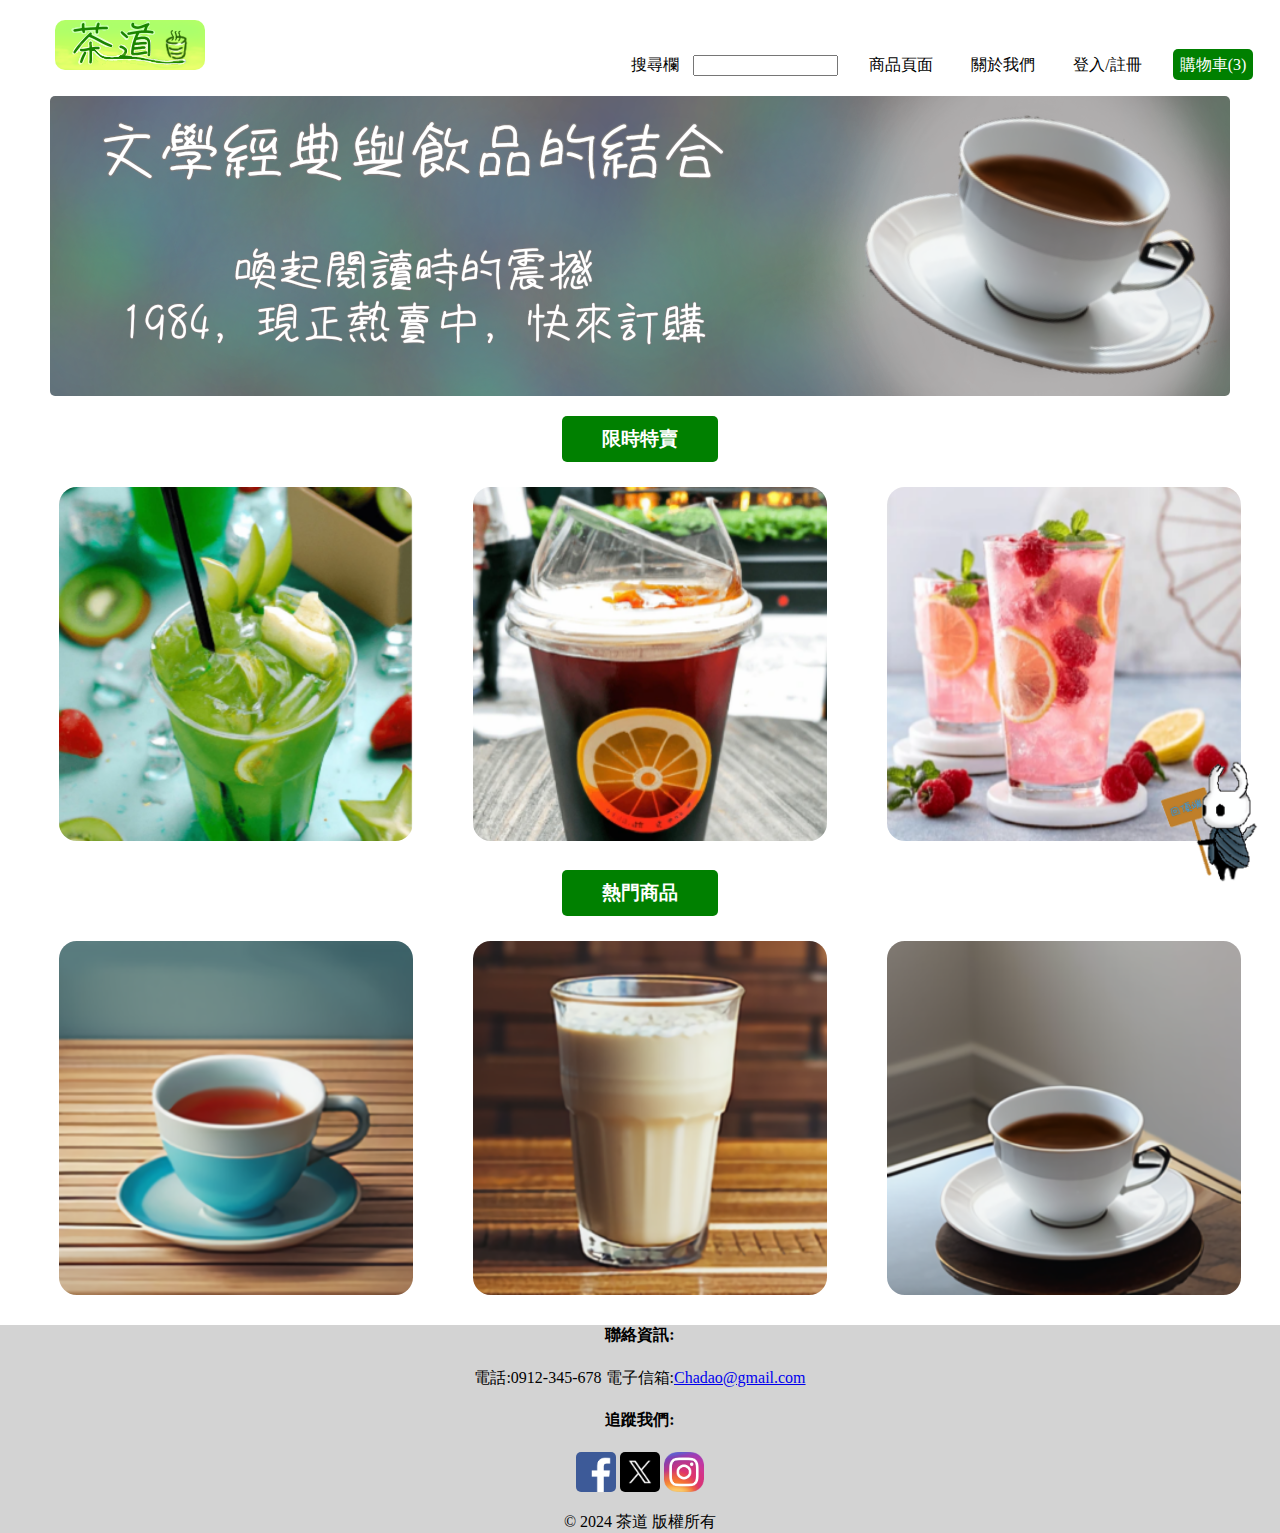
<file: index.html>
<!DOCTYPE html>
<html lang="en">
<head>
    <meta charset="UTF-8">
    <meta name="viewport" content="width=device-width, initial-scale=1.0">
    <title>茶道</title>
    <link rel="stylesheet" href="CSS/index_style.css">
</head>
<body>
    <header>
        <a href="index.html"><img class="logo" src="image/index/logo.png" width="150px" height="50px" name="top"></a> <!--圖片需替換-->
        <p class="search">搜尋欄</p>
        <input type="text" name="search" size="15px" class="search">
        <p class="index"><a href="Product page.html" class="link">商品頁面</a></p>
        <p class="index"><a href="about_us.html" class="link">關於我們</a></p> 
        <p class="index"><a href="login.html" class="link">登入/註冊</a></p> 
        <p class="cart"><a href="shopping.html" class="Link">購物車(3)</a></p>
    </header> 

    <nav>
        <div class="image-container">
            <img src="image/index/introduction_1.png" class="control">
            <img src="image/index/introduction_2.png" class="control">
            <img src="image/index/introduction_3.png" class="control">
        </div>
        
        <script src="JS/index_script.js"></script>
    </nav>
        
    <main>
        <h3>限時特賣</h3>
        <div class="item">
            <img src="image/index/goods_1.png" class="goods">
            <div class="text">
                <h4>楊奇樂無比水果茶</h4>
                楊桃、奇異果與芭樂的完美碰撞，
                結合茶香與水果的天然甜味，
                創造出一款既健康又充滿活力的飲品。
                這種獨特的混合帶來了多層次的口感和豐富的營養，
                令人一喝便愛不釋口
            </div>
        </div>    
        <div class="item">
            <img src="image/index/goods_2.png" class="goods">
            <div class="text">
                <h4>橙風破浪</h4>
                融合了新鮮柳橙的清爽酸甜與奶昔的絲滑香濃，
                將兩種截然不同的風味巧妙地結合在一起，
                充滿活力和動感的氛圍，
                為你帶來一種<br>
                前所未有的口感享受
            </div>
        </div>
        <div class="item">
            <img src="image/index/goods_3.png" class="goods">
            <div class="text">
                <h4>莓果沁檸</h4>
                覆盆子的酸甜與檸檬的清新交織在一起，<br>
                每一口都充滿了大自然狂歡的味道，<br>
                帶你體驗一場清涼透心的夏日探險吧<br>
            </div>
        </div>

        <h3>熱門商品</h3>
        <div class="item">
            <img src="image/index/goods_4.png" class="goods">
            <div class="text">
                <h4>琥珀之輝</h4>
                選用斯里蘭卡錫蘭紅茶茶葉，
                其色澤為清澈明亮的琥珀色，
                帶有一種清香與淡淡的煙燻味，
                滑順清爽的口感中略帶一些微微的酸味，
                其獨特的氣味十分受歡迎。
            </div>
        </div>
        <div class="item">            
            <img src="image/index/goods_5.png" class="goods">
            <div class="text">
                <h4>午後時光</h4>
                一個寧靜的午後，
                何不坐下來，手裡拿著一杯由新鮮牛奶
                與錫蘭紅茶沖泡而成的鮮奶茶，
                與三五好友一起，享受這悠閒的午後時光呢?
            </div>
        </div>
        <div class="item">
            <img src="image/index/goods_6.png" class="goods">
            <div class="text">
                <h4>1984</h4>
                靈感源於英國作家喬治·歐威爾筆下的反烏托邦小說——1984。
                咖啡豆採用羅布斯塔咖啡豆，其口感較為苦澀，
                其顏色與口感反映了書中黑暗且充滿苦難的環境，
                且咖啡裡加入了些許書中主角常喝的琴酒，增添了些許不同的風味。 <br>
                “We shall meet in the place where there is no darkness.”
            </div>
        </div>  
    </main>

    <footer>
        <h4>聯絡資訊:</h4>
        <p>電話:0912-345-678 電子信箱:<a href="mailto:Chadao@gmail.com" target="_blank">Chadao@gmail.com</a></p>
        <h4>追蹤我們:</h4>
        <p>
            <a href="https://www.facebook.com/CYCU.PR/?locale=zh_TW" target="_blank"><img src="image/index/fb.png" class="media"></a>
            <a href="https://twitter.com/X" target="_blank"><img src="image/index/x.jpg" class="media"></a>
            <a href="https://www.instagram.com/cycu_tw/" target="_blank"><img src="image/index/ig.png" class="media"></a>
        </p>
        © 2024 茶道 版權所有
    </footer>

    <div class="top"><a href="#top"><img src="image/index/top.png" width="130px" height="130px"></a></div>
</body>
</html>
</file>
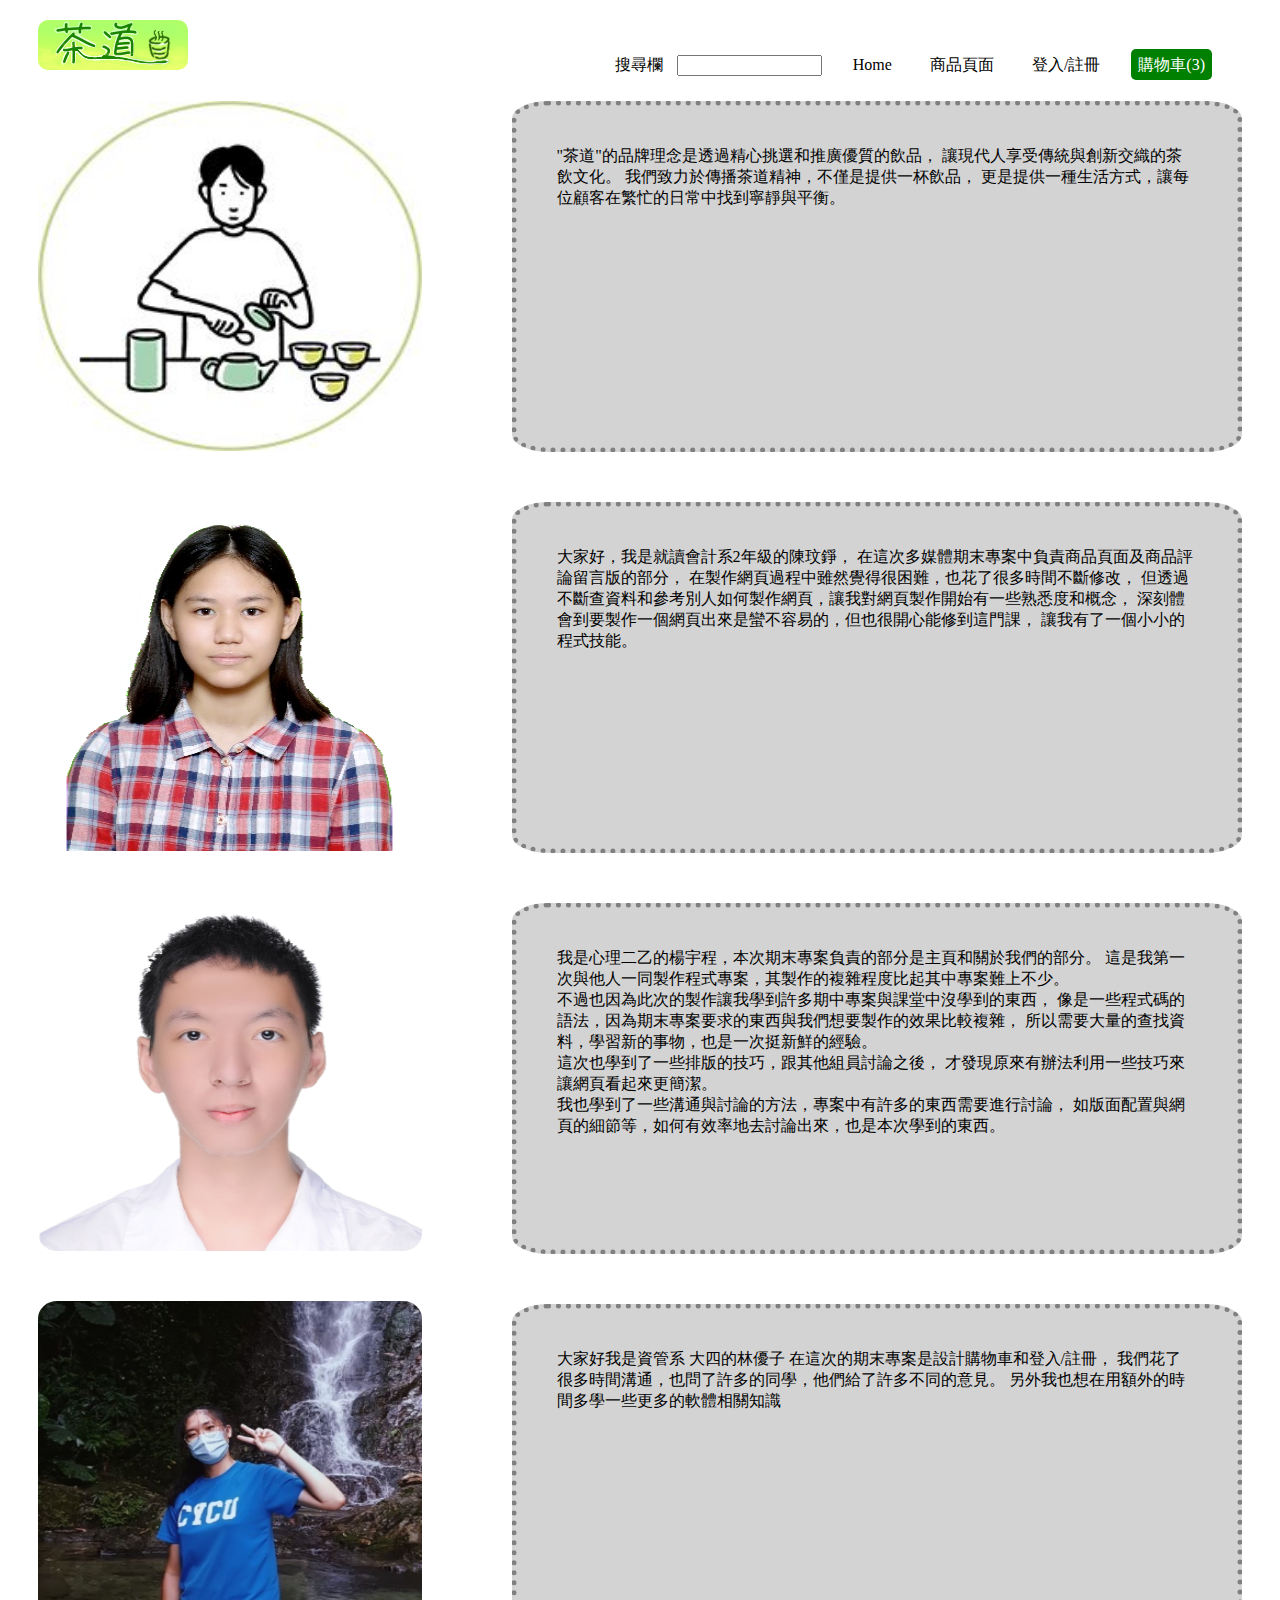
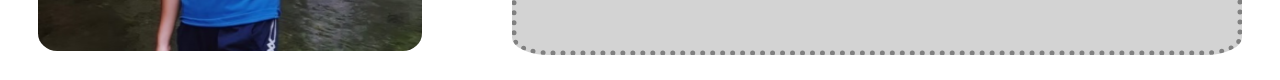
<file: about_us.html>
<!DOCTYPE html>
<html lang="en">
<head>
    <meta charset="UTF-8">
    <meta name="viewport" content="width=device-width, initial-scale=1.0">
    <title>茶道-關於我們</title>
    <link rel="stylesheet" href="CSS/aboutus_style.css">
</head>
<body>
    <header>
        <a href="index.html"><img class="logo" src="image/index/logo.png" width="150px" height="50px" name="top"></a> <!--圖片需替換-->
        <p class="search">搜尋欄</p>
        <input type="text" name="search" size="15px" class="search">
        <p class="index"><a href="index.html" class="link">Home</a></p>
        <p class="index"><a href="Product page.html" class="link">商品頁面</a></p>
        <p class="index"><a href="login.html" class="link">登入/註冊</a></p>
        <p class="cart"><a href="shopping.html" class="Link">購物車(3)</a></p>
    </header>

    <main>
        <section>
            <img src="image/Tea.jpg" class="pic">
            <p class="text">
                "茶道"的品牌理念是透過精心挑選和推廣優質的飲品，
                讓現代人享受傳統與創新交織的茶飲文化。
                我們致力於傳播茶道精神，不僅是提供一杯飲品，
                更是提供一種生活方式，讓每位顧客在繁忙的日常中找到寧靜與平衡。
            </p>
        </section>
        <section>
            <img src="image/about_us/member_1.png" class="pic">
            <p class="text">
                大家好，我是就讀會計系2年級的陳玟錚，
                在這次多媒體期末專案中負責商品頁面及商品評論留言版的部分，
                在製作網頁過程中雖然覺得很困難，也花了很多時間不斷修改，
                但透過不斷查資料和參考別人如何製作網頁，讓我對網頁製作開始有一些熟悉度和概念，
                深刻體會到要製作一個網頁出來是蠻不容易的，但也很開心能修到這門課，
                讓我有了一個小小的程式技能。
            </p>
        </section>
        <section>
            <img src="image/about_us/member_2.png" class="pic">
            <p class="text">
                我是心理二乙的楊宇程，本次期末專案負責的部分是主頁和關於我們的部分。
                這是我第一次與他人一同製作程式專案，其製作的複雜程度比起其中專案難上不少。 <br>
                不過也因為此次的製作讓我學到許多期中專案與課堂中沒學到的東西，
                像是一些程式碼的語法，因為期末專案要求的東西與我們想要製作的效果比較複雜，
                所以需要大量的查找資料，學習新的事物，也是一次挺新鮮的經驗。 <br>
                這次也學到了一些排版的技巧，跟其他組員討論之後，
                才發現原來有辦法利用一些技巧來讓網頁看起來更簡潔。 <br>
                我也學到了一些溝通與討論的方法，專案中有許多的東西需要進行討論，
                如版面配置與網頁的細節等，如何有效率地去討論出來，也是本次學到的東西。
            </p>
        </section>
        <section>
            <img src="image/about_us/member_3.png" class="pic">
            <p class="text">
                大家好我是資管系 大四的林優子 
                在這次的期末專案是設計購物車和登入/註冊，
                我們花了很多時間溝通，也問了許多的同學，他們給了許多不同的意見。
                另外我也想在用額外的時間多學一些更多的軟體相關知識
            </p>
        </section>
    </main>
</body>
</html>
</file>
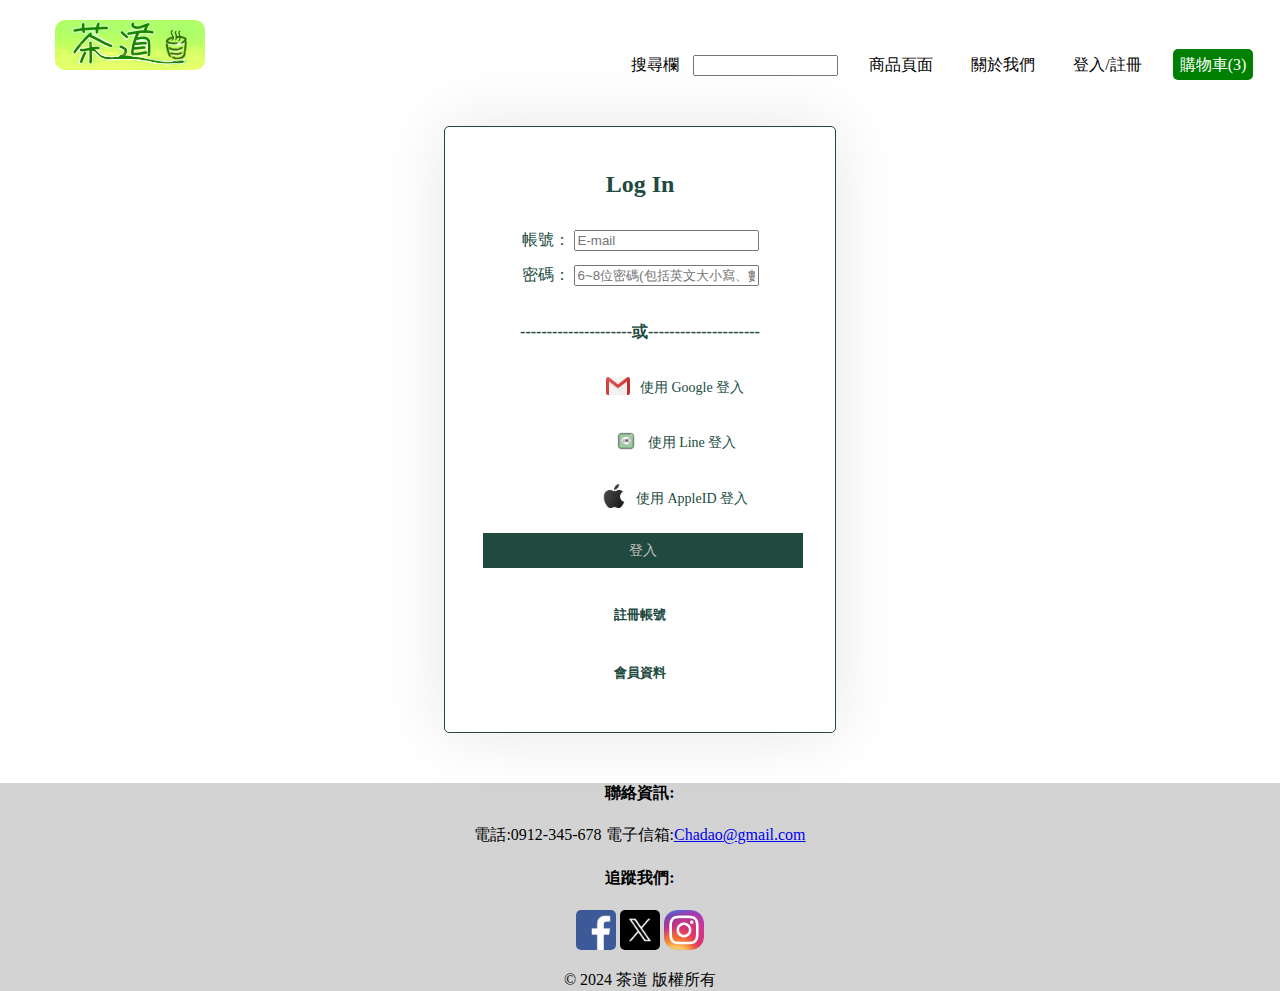
<file: login.html>
<!DOCTYPE html>
<html lang="zh-Hant">
<head>
    <meta charset="UTF-8">
    <meta name="viewport" content="width=device-width, initial-scale=1.0">
    <title>-茶道-LOG IN</title>
    <link rel="stylesheet" href="CSS/index_style.css">
    <link rel="stylesheet" href="CSS/login.css">
    <script type="text/javascript" src="JS/index_script.js"></script>

    <script>
        function toggleSearch() {
            var searchBar = document.getElementById("searchBar");
            if (searchBar.style.display === "none") {
                searchBar.style.display = "flex";
            } else {
                searchBar.style.display = "none";
            }
        }
    </script>
</head>
<body>
    <header>
        <a href="index.html"><img class="logo" src="image/index/logo.png" width="150px" height="50px" name="top"></a>
        <p class="search">搜尋欄</p>
        <input type="text" name="search" size="15px" class="search">
        <p class="index"><a href="Product page.html" class="link">商品頁面</a></p>
        <p class="index"><a href="about_us.html" class="link">關於我們</a></p> 
        <p class="index"><a href="login.html" class="link">登入/註冊</a></p> 
        <p class="cart"><a href="shopping.html" class="Link">購物車(3)</a></p>
    </header>

    <main>
        <!-- 登入 -->
        <div class="login">
            <h2>Log In</h2>
            <form method="post" action="user.html">
                <label for="email">帳號：</label>
                <input type="email" id="email" name="userID" placeholder="E-mail" required><br>
                <label for="password">密碼：</label>
                <input type="password" id="password" name="Password" placeholder="6~8位密碼(包括英文大小寫、數字) " required><br>
                <h4>---------------------或---------------------</h4>
                <div class="login-options">
                    <div class="login-option">
                        <img src="image/index/gmail3.png" alt="Google">
                        <a href="https://contacts.google.com" target="_blank">使用 Google 登入</a>
                    </div>
                    <div class="login-option">
                        <img src="image/index/line.jpg" alt="Line">
                        <a href="https://access.line.me/oauth2/v2.1/login?returnUri=%2Foauth2%2Fv2.1%2Fauthorize%2Fconsent&loginChannelId=1521958360&loginState=8MJGVVgXBfuIKOLqCogULW#/" target="_blank">使用 Line 登入</a>
                    </div>
                    <div class="login-option">
                        <img src="image/index/apple1.png" alt="Apple">
                        <a href="https://appleid.apple.com/sign-in" target="_blank">使用 AppleID 登入</a>
                    </div>
                </div>
                <input type="submit" value="登入" class="login-btn">
                <div class="su"><a href="login_up.html"><h5>註冊帳號</h5></a></div>
                <div class="su"><a href="user.html"><h5>會員資料</h5></a></div>
            </form>
        </div>
    </main>

    <footer>
        <h4>聯絡資訊:</h4>
        <p>電話:0912-345-678 電子信箱:<a href="mailto:Chadao@gmail.com" target="_blank">Chadao@gmail.com</a></p>
        <h4>追蹤我們:</h4>
        <p>
            <a href="https://www.facebook.com/CYCU.PR/?locale=zh_TW" target="_blank"><img src="image/index/fb.png" class="media"></a>
            <a href="https://twitter.com/X" target="_blank"><img src="image/index/x.jpg" class="media"></a>
            <a href="https://www.instagram.com/cycu_tw/" target="_blank"><img src="image/index/ig.png" class="media"></a>
        </p>
        © 2024 茶道 版權所有
    </footer>
</body>
</html>
</file>
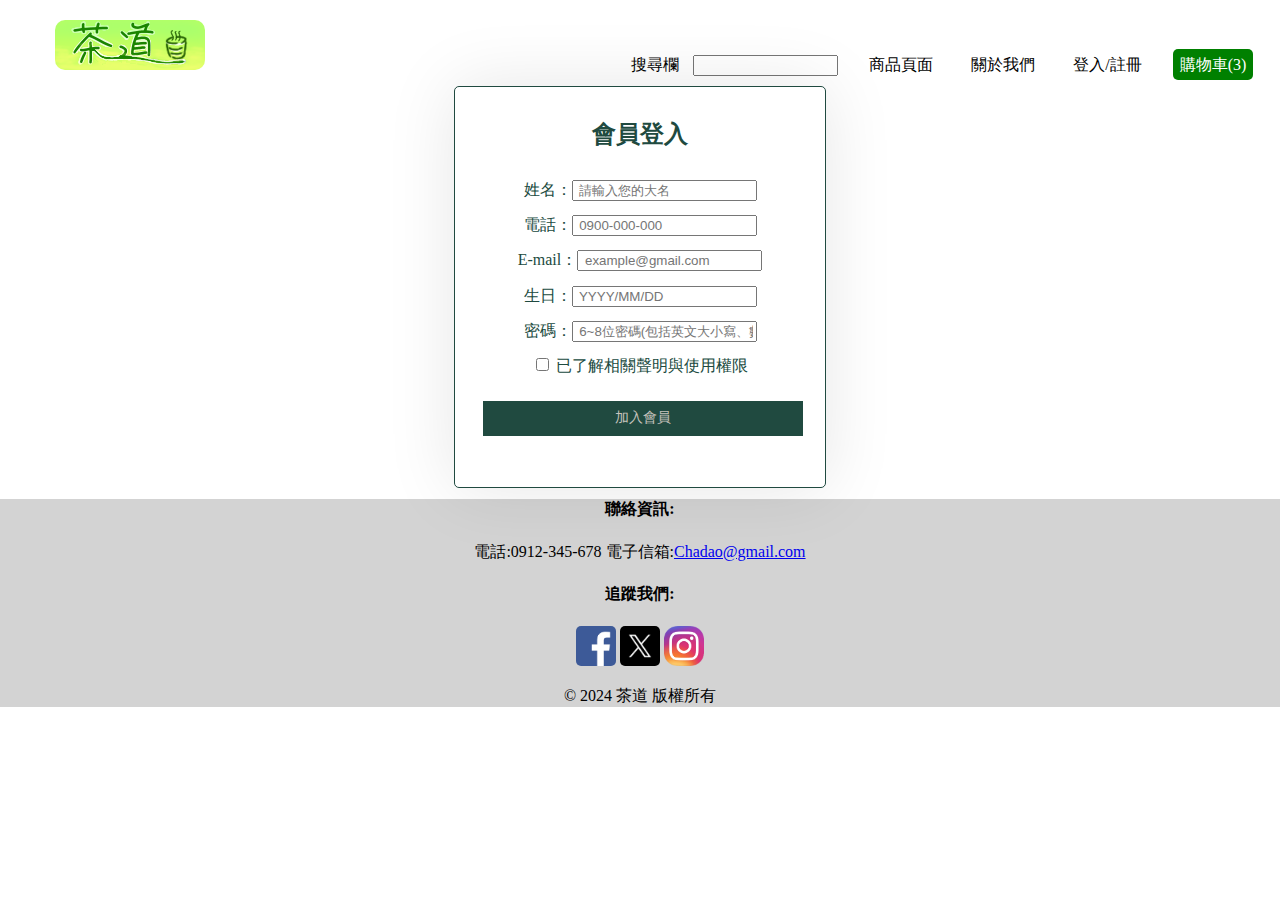
<file: login_up.html>
<!DOCTYPE html>
<html lang="en">
<head>
    <meta charset="UTF-8">
    <meta name="viewport" content="width=device-width, initial-scale=1.0">
    <title>茶道</title>
    <link rel="stylesheet" href="CSS/index_style.css">
    <link rel="stylesheet" href="CSS/login_up.css">
    <script type="text/javascript" src="JS/index_script.js"></script>
</head>
<body>
    <header>
        <a href="index.html"><img class="logo" src="image/index/logo.png" width="150px" height="50px" name="top"></a> <!--圖片需替換-->
        <p class="search">搜尋欄</p>
        <input type="text" name="search" size="15px" class="search">
        <p class="index"><a href="Product page.html" class="link">商品頁面</a></p>
        <p class="index"><a href="about_us.html" class="link">關於我們</a></p> 
        <p class="index"><a href="login.html" class="link">登入/註冊</a></p> 
        <p class="cart"><a href="shopping.html" class="Link">購物車(3)</a></p>
    </header> 

        <main>
            <!--註冊-->
            <div class="loginup">
                <h2>會員登入</h2>
                <form method="post">
                    姓名：<input type="text" placeholder=" 請輸入您的大名" required><br>
                    電話：<input type="tel" placeholder=" 0900-000-000" required><br>
                    E-mail：<input type="email" placeholder=" example@gmail.com" required><br>
                    生日：<input type="text" placeholder=" YYYY/MM/DD" required><br>
                    密碼：<input type="password" placeholder=" 6~8位密碼(包括英文大小寫、數字) " required><br>
                    <input type="checkbox"> 已了解相關聲明與使用權限

                    <div class="sb"><input type="submit" value="加入會員"></div>
                </form>
            </div>
        </main>
        <footer>
            <h4>聯絡資訊:</h4>
            <p>電話:0912-345-678 電子信箱:<a href="mailto:Chadao@gmail.com" target="_blank">Chadao@gmail.com</a></p>
            <h4>追蹤我們:</h4>
            <p>
                <a href="https://www.facebook.com/CYCU.PR/?locale=zh_TW" target="_blank"><img src="image/index/fb.png" class="media"></a>
                <a href="https://twitter.com/X" target="_blank"><img src="image/index/x.jpg" class="media"></a>
                <a href="https://www.instagram.com/cycu_tw/" target="_blank"><img src="image/index/ig.png" class="media"></a>
            </p>
            © 2024 茶道 版權所有
        </footer>
    </body>
    </html>
</file>
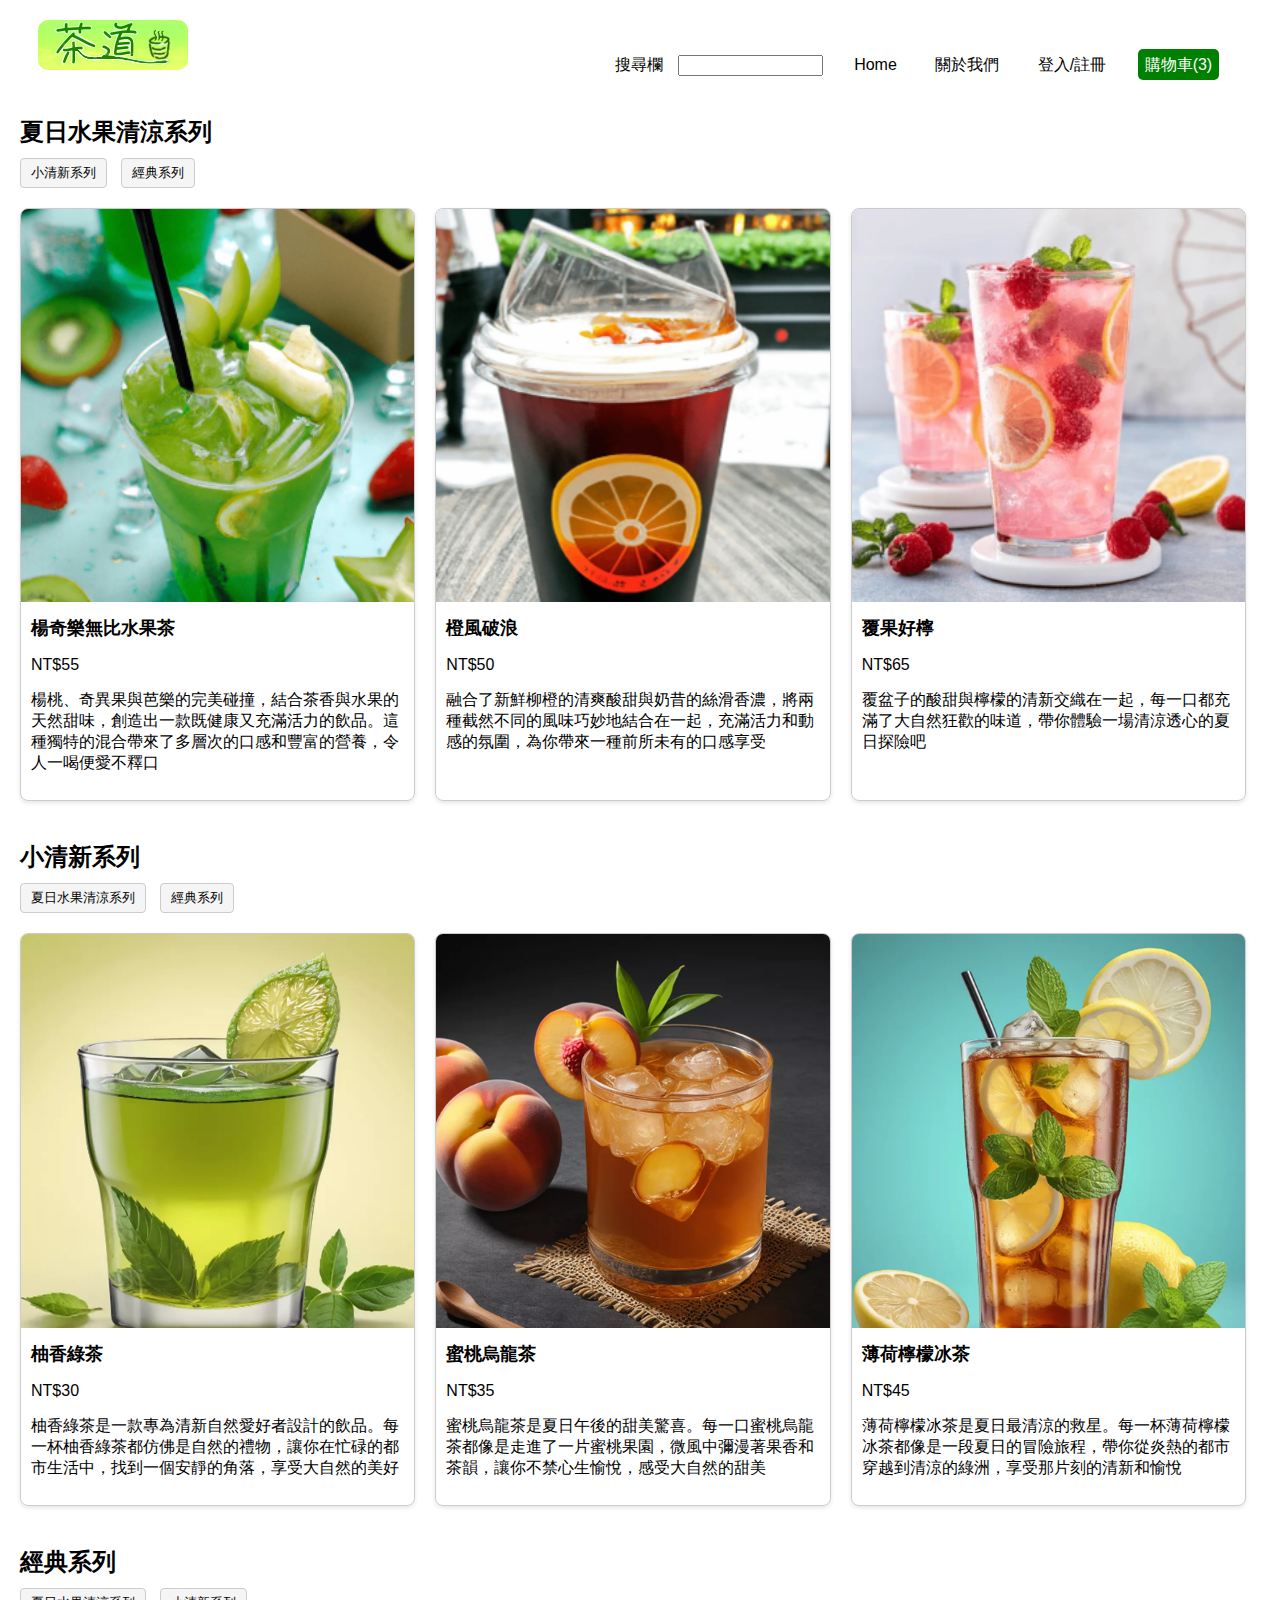
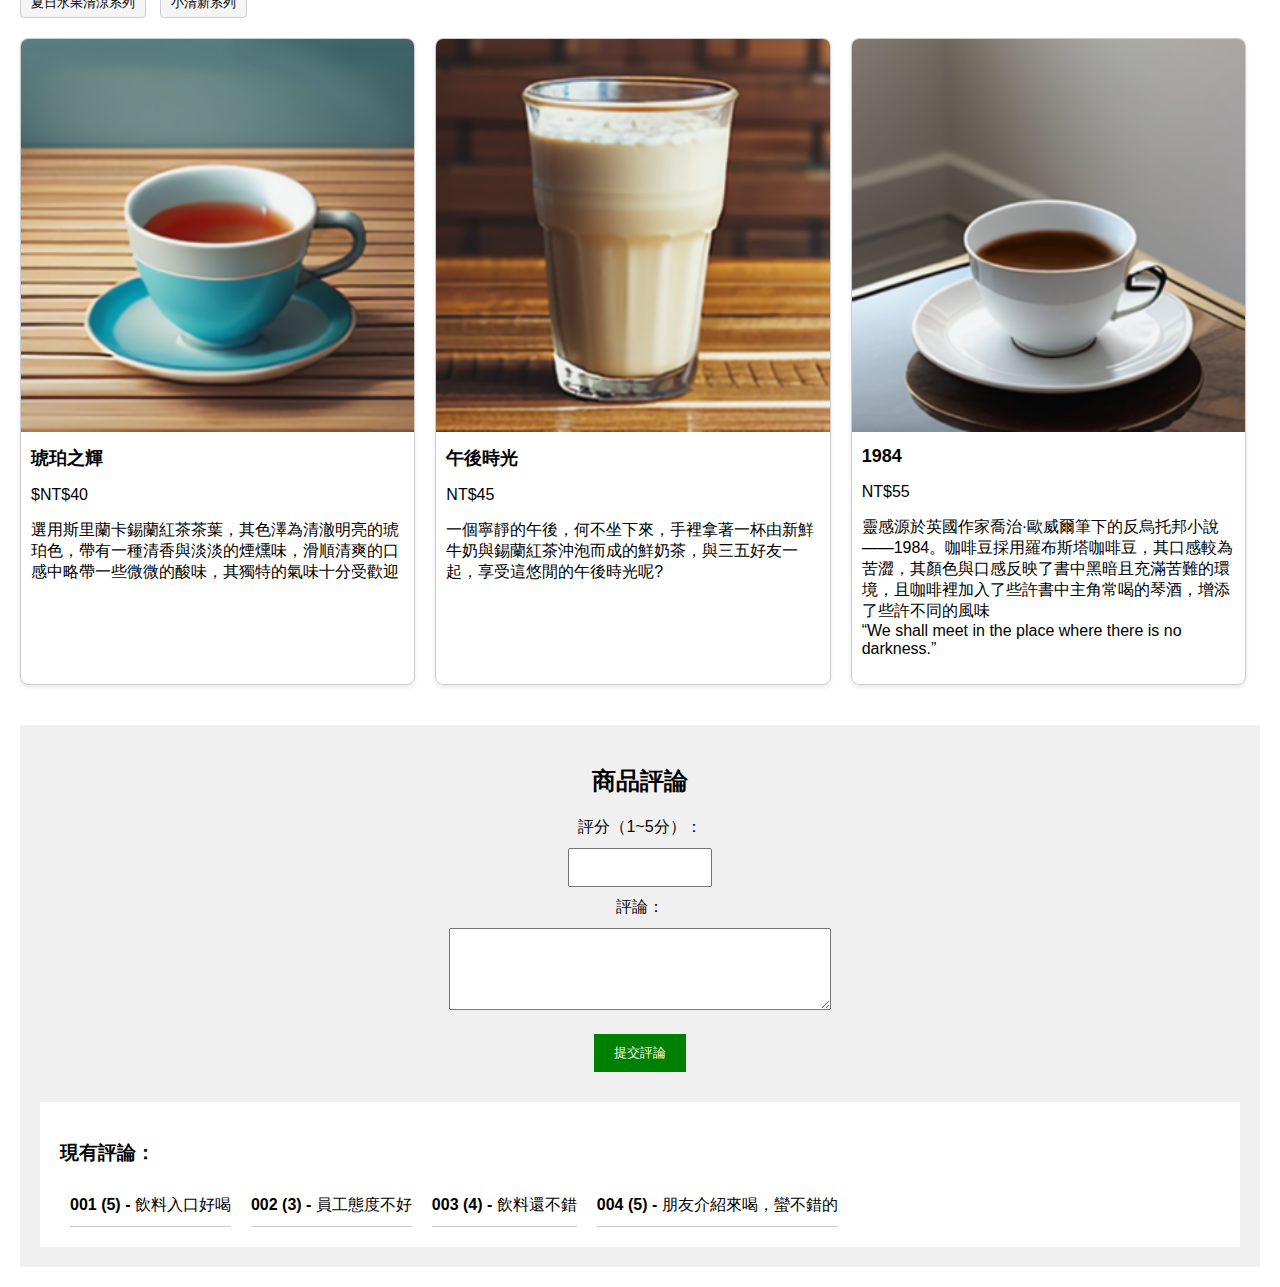
<file: Product page.html>
<!DOCTYPE html>
<html lang="en">
<head>
    <meta charset="UTF-8">
    <meta http-equiv="X-UA-Compatible" content="IE=edge">
    <meta name="viewport" content="width=device-width, initial-scale=1.0">
    <title>茶道-商品頁面</title>
    <link rel="stylesheet" href="CSS/goods.css">
</head>
<body>
    <header>
        <a href="index.html"><img class="logo" src="image/index/logo.png" width="150px" height="50px" name="top"></a>
        <p class="search">搜尋欄</p>
        <input type="text" name="search" size="15px" class="search">
        <p class="index"><a href="index.html" class="link">Home</a></p>
        <p class="index"><a href="about_us.html" class="link">關於我們</a></p>
        <p class="index"><a href="login.html" class="link">登入/註冊</a></p>
        <p class="cart"><a href="shopping.html" class="Link">購物車(3)</a></p>
    </header>

    <main>
        <section class="product-category">
            <h2 id="type1">夏日水果清涼系列</h2>
            <div class="product-filters">
                <a href="#type2"><button>小清新系列</button></a>
                <a href="#type3"><button>經典系列</button></a>
            </div>
            <div class="products">
                <div class="product-card">
                    <a href="product page part/drink 1.html"><img src="image/product image/drink 1.png" alt="楊奇樂無比水果茶"></a>
                    <div class="product-info">
                        <h3>楊奇樂無比水果茶</h3>
                        <p>NT$55</p>
                        <p>楊桃、奇異果與芭樂的完美碰撞，結合茶香與水果的天然甜味，創造出一款既健康又充滿活力的飲品。這種獨特的混合帶來了多層次的口感和豐富的營養，令人一喝便愛不釋口</p>
                    </div>
                </div>
                <div class="product-card">
                    <a href="product page part/drink 2.html"><img src="image/product image/drink 2.png" alt="橙風破浪"></a>
                    <div class="product-info">
                        <h3>橙風破浪</h3>
                        <p>NT$50</p>
                        <p>融合了新鮮柳橙的清爽酸甜與奶昔的絲滑香濃，將兩種截然不同的風味巧妙地結合在一起，充滿活力和動感的氛圍，為你帶來一種前所未有的口感享受</p>
                    </div>
                </div>
                <div class="product-card">
                    <a href="product page part/drink 3.html"><img src="image/product image/drink 3.png" alt="覆果好檸"></a>
                    <div class="product-info">
                        <h3>覆果好檸</h3>
                        <p>NT$65</p>
                        <p>覆盆子的酸甜與檸檬的清新交織在一起，每一口都充滿了大自然狂歡的味道，帶你體驗一場清涼透心的夏日探險吧</p>
                    </div>
                </div>
            </div>
        </section>

        <section class="product-category">
            <h2 id="type2">小清新系列</h2>
            <div class="product-filters">
                <a href="#type1"><button>夏日水果清涼系列</button></a>
                <a href="#type3"><button>經典系列</button></a>
            </div>
            <div class="products">
                <div class="product-card">
                    <a href="product page part/drink 4.html"><img src="image/product image/drink 4.png" alt="柚香綠茶"></a>
                    <div class="product-info">
                        <h3>柚香綠茶</h3>
                        <p>NT$30</p>
                        <p>柚香綠茶是一款專為清新自然愛好者設計的飲品。每一杯柚香綠茶都仿佛是自然的禮物，讓你在忙碌的都市生活中，找到一個安靜的角落，享受大自然的美好</p>
                    </div>
                </div>
                <div class="product-card">
                    <a href="product page part/drink 5.html"><img src="image/product image/drink 5.png" alt="蜜桃烏龍茶"></a>
                    <div class="product-info">
                        <h3>蜜桃烏龍茶</h3>
                        <p>NT$35</p>
                        <p>蜜桃烏龍茶是夏日午後的甜美驚喜。每一口蜜桃烏龍茶都像是走進了一片蜜桃果園，微風中彌漫著果香和茶韻，讓你不禁心生愉悅，感受大自然的甜美</p>
                    </div>
                </div>
                <div class="product-card">
                    <a href="product page part/drink 6.html"><img src="image/product image/drink 6.png" alt="薄荷檸檬冰茶"></a>
                    <div class="product-info">
                        <h3>薄荷檸檬冰茶</h3>
                        <p>NT$45</p>
                        <p>薄荷檸檬冰茶是夏日最清涼的救星。每一杯薄荷檸檬冰茶都像是一段夏日的冒險旅程，帶你從炎熱的都市穿越到清涼的綠洲，享受那片刻的清新和愉悅</p>
                    </div>
                </div>
            </div>
        </section>

        <section class="product-category">
            <h2 id="type3">經典系列</h2>
            <div class="product-filters">
                <a href="#type1"><button>夏日水果清涼系列</button></a>
                <a href="#type2"><button>小清新系列</button></a>
            </div>
            <div class="products">
                <div class="product-card">
                    <a href="product page part/drink 7.html"><img src="image/product image/drink 7.png" alt="琥珀之輝"></a>
                    <div class="product-info">
                        <h3>琥珀之輝</h3>
                        <p>$NT$40</p>
                        <p>選用斯里蘭卡錫蘭紅茶茶葉，其色澤為清澈明亮的琥珀色，帶有一種清香與淡淡的煙燻味，滑順清爽的口感中略帶一些微微的酸味，其獨特的氣味十分受歡迎</p>
                    </div>
                </div>
                <div class="product-card">
                    <a href="product page part/drink 8.html"><img src="image/product image/drink 8.png" alt="午後時光"></a>
                    <div class="product-info">
                        <h3>午後時光</h3>
                        <p>NT$45</p>
                        <p>一個寧靜的午後，何不坐下來，手裡拿著一杯由新鮮牛奶與錫蘭紅茶沖泡而成的鮮奶茶，與三五好友一起，享受這悠閒的午後時光呢?</p>
                    </div>
                </div>
                <div class="product-card">
                    <a href="product page part/drink 9.html"><img src="image/product image/drink 9.png" alt="1984"></a>
                    <div class="product-info">
                        <h3>1984</h3>
                        <p>NT$55</p>
                        <p>靈感源於英國作家喬治·歐威爾筆下的反烏托邦小說——1984。咖啡豆採用羅布斯塔咖啡豆，其口感較為苦澀，其顏色與口感反映了書中黑暗且充滿苦難的環境，且咖啡裡加入了些許書中主角常喝的琴酒，增添了些許不同的風味<br>
                            “We shall meet in the place where there is no darkness.”</p>
                    </div>
                </div>
            </div>
        </section>

        <section class="reviews">
            <h2>商品評論</h2>
            <form>
                <label for="rating">評分（1~5分）：</label><br>
                <input type="number" id="rating" name="rating" min="1" max="5" required>
                <br>
                <label for="review">評論：</label><br>
                <textarea id="review" name="review" rows="4" cols="50" required></textarea>
                <br>
                <input type="submit" value="提交評論">
            </form>
            <div id="reviews-list">
                <h3>現有評論：</h3>
                <ul>
                    <li><strong>001 (5) - </strong>飲料入口好喝</li>
                    <li><strong>002 (3) - </strong>員工態度不好</li>
                    <li><strong>003 (4) - </strong>飲料還不錯</li>
                    <li><strong>004 (5) - </strong>朋友介紹來喝，蠻不錯的</li>
                </ul>
            </div>
        </section>
    </main>
</body>
</html>
</file>
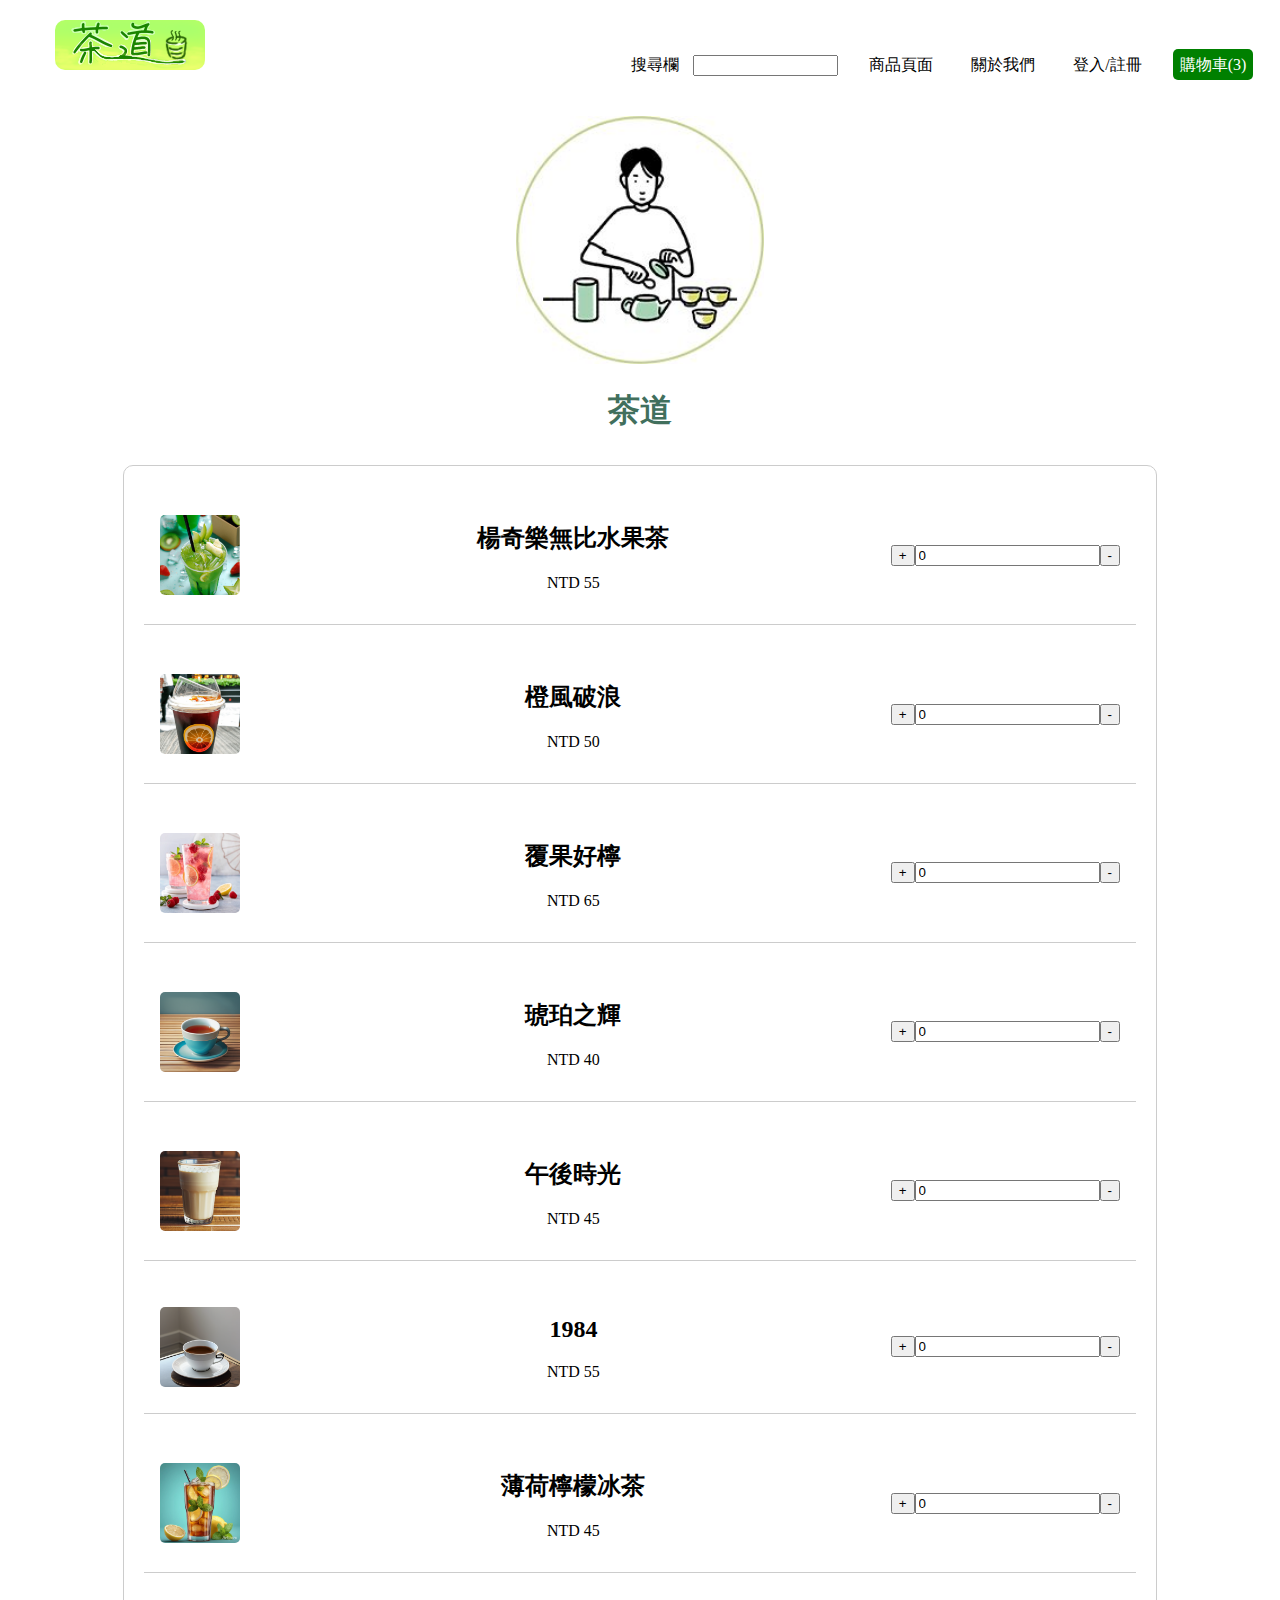
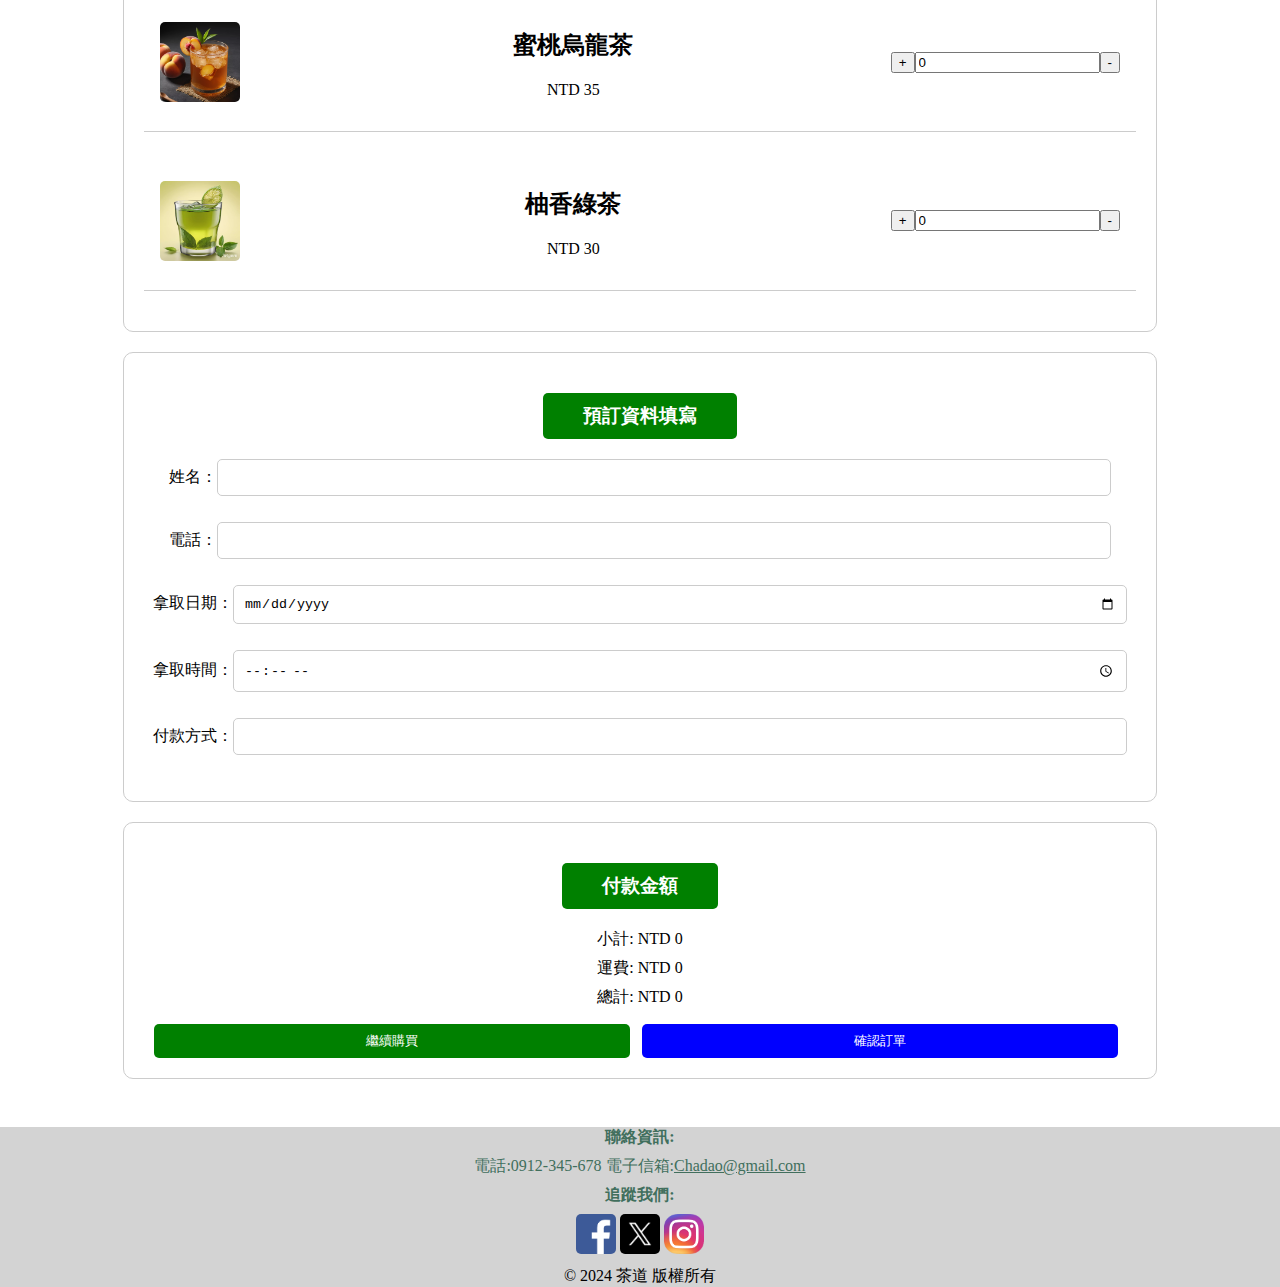
<file: shopping.html>
<!DOCTYPE html>
<html lang="zh-Hant">
<head>
    <meta charset="UTF-8">
    <meta name="viewport" content="width=device-width, initial-scale=1.0">
    <title>茶道-購物車</title>
    <link rel="stylesheet" href="CSS/shopping.css">
    <link rel="stylesheet" href="CSS/index_style.css">
    <script type="text/javascript" src="JS/index_script.js"></script>
    <script type="text/javascript" src="JS/shopping.js"></script>
</head>
<body>
    <header>
        <a href="index.html"><img class="logo" src="image/index/logo.png" width="150px" height="50px" name="top"></a>
        <p class="search">搜尋欄</p>
        <input type="text" name="search" size="15px" class="search">
        <p class="index"><a href="Product page.html" class="link">商品頁面</a></p>
        <p class="index"><a href="about_us.html" class="link">關於我們</a></p>
        <p class="index"><a href="login.html" class="link">登入/註冊</a></p>
        <p class="cart"><a href="shopping.html" class="Link">購物車(3)</a></p>
    </header>
    
     
        
    <main>
        <section class="hero">
            <img src="image\index\Tea.jpg" alt="形象圖" class="hero-image">
        </section>
        <h1>茶道</h1>
        <div class="shopping-cart">
            <!-- Drink 1 -->
            <div class="cart-item">
                <img src="image/index/goods_1.png" alt="楊奇樂無比水果茶" class="item-image">
                <div class="item-details">
                    <h2>楊奇樂無比水果茶</h2>
                    <p>NTD 55</p>
                </div>
                <input type="button" value="+" onclick="incrementQuantity('drink1', 55)">
                <input type="text" id="drink1-quantity" value="0">
                <input type="button" value="-" onclick="decrementQuantity('drink1', 55)">
            </div>

            <!-- Drink 2 -->
            <div class="cart-item">
                <img src="image/index/goods_2.png" alt="橙風破浪" class="item-image">
                <div class="item-details">
                    <h2>橙風破浪</h2>
                    <p>NTD 50</p>
                </div>
                <input type="button" value="+" onclick="incrementQuantity('drink2', 50)">
                <input type="text" id="drink2-quantity" value="0">
                <input type="button" value="-" onclick="decrementQuantity('drink2', 50)">
            </div>

            <!-- Drink 3 -->
            <div class="cart-item">
                <img src="image/index/goods_3.png" alt="覆果好檸" class="item-image">
                <div class="item-details">
                    <h2>覆果好檸</h2>
                    <p>NTD 65</p>
                </div>
                <input type="button" value="+" onclick="incrementQuantity('drink3', 65)">
                <input type="text" id="drink3-quantity" value="0">
                <input type="button" value="-" onclick="decrementQuantity('drink3', 65)">
            </div>

            <!-- Drink 4 -->
            <div class="cart-item">
                <img src="image/index/goods_4.png" alt="琥珀之輝" class="item-image">
                <div class="item-details">
                    <h2>琥珀之輝</h2>
                    <p>NTD 40</p>
                </div>
                <input type="button" value="+" onclick="incrementQuantity('drink4', 40)">
                <input type="text" id="drink4-quantity" value="0">
                <input type="button" value="-" onclick="decrementQuantity('drink4', 40)">
            </div>

            <!-- Drink 5 -->
            <div class="cart-item">
                <img src="image/index/goods_5.png" alt="午後時光" class="item-image">
                <div class="item-details">
                    <h2>午後時光</h2>
                    <p>NTD 45</p>
                </div>
                <input type="button" value="+" onclick="incrementQuantity('drink5', 45)">
                <input type="text" id="drink5-quantity" value="0">
                <input type="button" value="-" onclick="decrementQuantity('drink5', 45)">
            </div>

            <!-- Drink 6 -->
            <div class="cart-item">
                <img src="image/index/goods_6.png" alt="1984"class="item-image">
                <div class="item-details">
                    <h2>1984</h2>
                    <p>NTD 55</p>
                </div>
                <input type="button" value="+" onclick="incrementQuantity('drink6', 55)">
                <input type="text" id="drink6-quantity" value="0">
                <input type="button" value="-" onclick="decrementQuantity('drink6', 55)">
            </div>

            <!-- Drink 7 -->
            <div class="cart-item">
                <img src="image/index/goods_7.png" alt="薄荷檸檬冰茶"class="item-image">
                <div class="item-details">
                    <h2>薄荷檸檬冰茶</h2>
                    <p>NTD 45</p>
                </div>
                <input type="button" value="+" onclick="incrementQuantity('drink7', 45)">
                <input type="text" id="drink7-quantity" value="0">
                <input type="button" value="-" onclick="decrementQuantity('drink7', 45)">
            </div>

            <!-- Drink 8 -->
            <div class="cart-item">
                <img src="image/index/goods_8.png"alt="蜜桃烏龍茶" class="item-image">
                <div class="item-details">
                    <h2>蜜桃烏龍茶</h2>
                    <p>NTD 35</p>
                </div>
                <input type="button" value="+" onclick="incrementQuantity('drink8', 35)">
                <input type="text" id="drink8-quantity" value="0">
                <input type="button" value="-" onclick="decrementQuantity('drink8', 35)">
            </div>

            <!-- Drink 9 -->
            <div class="cart-item">
                <img src="image\index\goods_9.png" alt="柚香綠茶" class="item-image">
                <div class="item-details">
                    <h2>柚香綠茶</h2>
                    <p>NTD 30</p>
                </div>
                <input type="button" value="+" onclick="incrementQuantity('drink9', 35)">
                <input type="text" id="drink9-quantity" value="0">
                <input type="button" value="-" onclick="decrementQuantity('drink9', 35)">
            </div>
        </div>

        <div class="order-summary">
            <h3>預訂資料填寫</h3>
            <p>姓名：<input type="text" name="name"></p>
            <p>電話：<input type="text" name="phone"></p>
            <p>拿取日期：<input type="date" name="date"></p>
            <p>拿取時間：<input type="time" name="time"></p>
            <p>付款方式：<input type="text" name="payment"></p>
        </div>

        <div class="payment-summary">
            <h3>付款金額</h3>
            <p id="subtotal">小計: NTD 0</p>
            <p id="shippingFee">運費: NTD 0</p>
            <p id="total">總計: NTD 0</p>
            <button type="button">繼續購買</button>
            <button type="button">確認訂單</button>
        </div>

    </main>
    
    <footer>
        <h4>聯絡資訊:</h4>
        <p>電話:0912-345-678 電子信箱:<a href="mailto:Chadao@gmail.com" target="_blank">Chadao@gmail.com</a></p>
        <h4>追蹤我們:</h4>
        <p>
            <a href="https://www.facebook.com/CYCU.PR/?locale=zh_TW" target="_blank"><img src="image/index/fb.png" class="media"></a>
            <a href="https://twitter.com/X" target="_blank"><img src="image/index/x.jpg" class="media"></a>
            <a href="https://www.instagram.com/cycu_tw/" target="_blank"><img src="image/index/ig.png" class="media"></a>
        </p>
        © 2024 茶道 版權所有
    </footer>
</body>
</html>
</file>
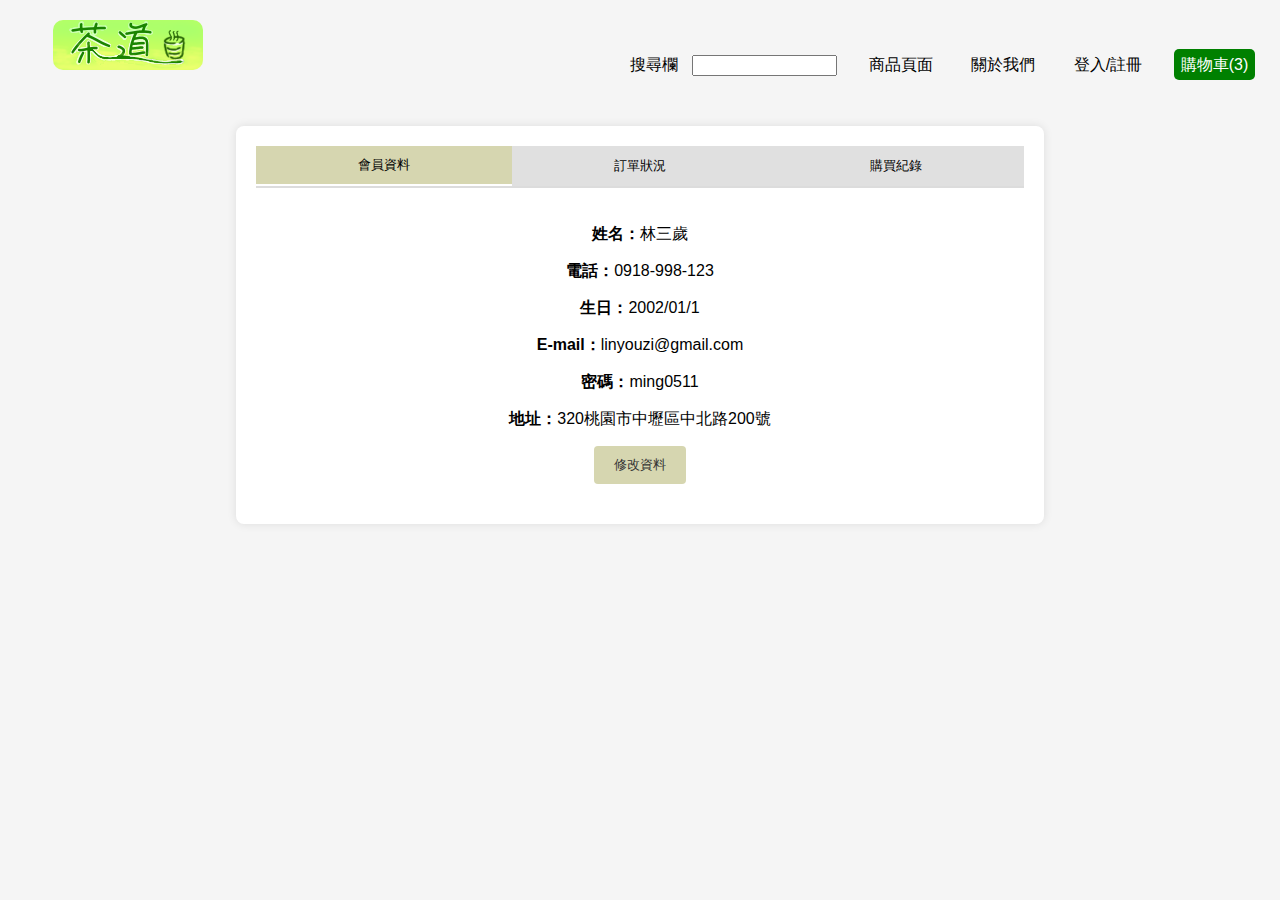
<file: user.html>
<!DOCTYPE html>
<html lang="en">
<head>
    <meta charset="UTF-8">
    <meta name="viewport" content="width=device-width, initial-scale=1.0">
    <title>會員資料</title>
    <link rel="stylesheet" href="CSS/index_style.css">
    <link rel="stylesheet" href="CSS/user.css">
    <script type="text/javascript" src="JS/index_script.js"></script>
    <script type="text/javascript" src="JS/user.js"></script>
    
</head>
<body>
    <header>
        <a href="index.html"><img class="logo" src="image/index/logo.png" width="150px" height="50px" name="top"></a>
        <p class="search">搜尋欄</p>
        <input type="text" name="search" size="15px" class="search">
        <p class="index"><a href="Product page.html" class="link">商品頁面</a></p>
        <p class="index"><a href="about_us.html" class="link">關於我們</a></p> 
        <p class="index"><a href="login.html" class="link">登入/註冊</a></p> 
        <p class="cart"><a href="shopping.html" class="Link">購物車(3)</a></p>
    </header>

    <div class="container">
        <div class="tabs">
            <button class="tab active" onclick="showTab('member-info')">會員資料</button>
            <button class="tab" onclick="showTab('order-status')">訂單狀況</button>
            <button class="tab" onclick="showTab('purchase-history')">購買紀錄</button>
        </div>
        <div id="member-info" class="tab-content active">
            <p><strong>姓名：</strong>林三歲</p>
            <p><strong>電話：</strong>0918-998-123</p>
            <p><strong>生日：</strong>2002/01/1</p>
            <p><strong>E-mail：</strong>linyouzi@gmail.com</p>
            <p><strong>密碼：</strong>ming0511</p>
            <p><strong>地址：</strong>320桃園市中壢區中北路200號</p>
            <button class="edit-button">修改資料</button>
        </div>
        <div id="order-status" class="tab-content">
            <table>
                <thead>
                    <tr>
                        <th colspan="5" class="align-left">
                            訂單編號：B87514520<br>
                            訂購日期：2024/5/10
                        </th>
                    </tr>
                    <tr class="align-center">
                        <th></th>
                        <th>品項</th>
                        <th>價格</th>
                        <th>個數</th>
                        <th>狀態</th>
                    </tr>
                </thead>
                <tbody>
                    <tr>
                        <td>1</td>
                        <td><img src="image\product image\drink 1.png" alt="楊奇樂無比水果茶"><br>楊奇樂無比水果茶</td>
                        <td>NT$55</td>
                        <td>1</td>
                        <td rowspan="2">已到達</td>
                    </tr>
                    <tr>
                        <td>2</td>
                        <td><img src="image\product image\drink 5.png" alt="蜜桃烏龍茶"><br>蜜桃烏龍茶</td>
                        <td>NT$35</td>
                        <td>1</td>
                    </tr>
                    <tr>
                        <td>3</td>
                        <td><img src="image\product image\drink 8.png" alt="午後時光"><br>午後時光</td>
                        <td>NT$45</td>
                        <td>1</td>
                    </tr>
                    <tr class="summary">
                        <td colspan="4" class="align-right"> 
                            總數量：3 <br>
                            總金額：NT$135
                        </td>
                        <td></td>
                    </tr>
                </tbody>
            </table>
        </div>
        
        <div id="purchase-history" class="tab-content">
            <table>
                <thead>
                    <tr>
                        <th colspan="5" class="align-left">
                            訂單編號：B87514520<br>
                            訂購日期：2024/3/15
                        </th>
                    </tr>
                    <tr class="align-center">
                        <th></th>
                        <th>品項</th>
                        <th>價格</th>
                        <th>個數</th>
                        <th>商品評價</th>
                    </tr>
                </thead>
                <tbody>
                    <tr>
                        <td>1</td>
                        <td><img src="image\product image\drink 5.png" alt="蜜桃烏龍茶"><br>蜜桃烏龍茶</td>
                        <td>NT$35</td>
                        <td>1</td>
                        <td>便宜！超甜，可以點無糖~~</td>
                    </tr>
                    <tr class="summary">
                        <td colspan="4" class="align-right"> 
                            總數量：1 <br>
                            總金額：NT$35
                        </td>
                        <td></td>
                    </tr>
                </tbody>
            </table>
        </div>
        
    
</body>
</html>
</file>
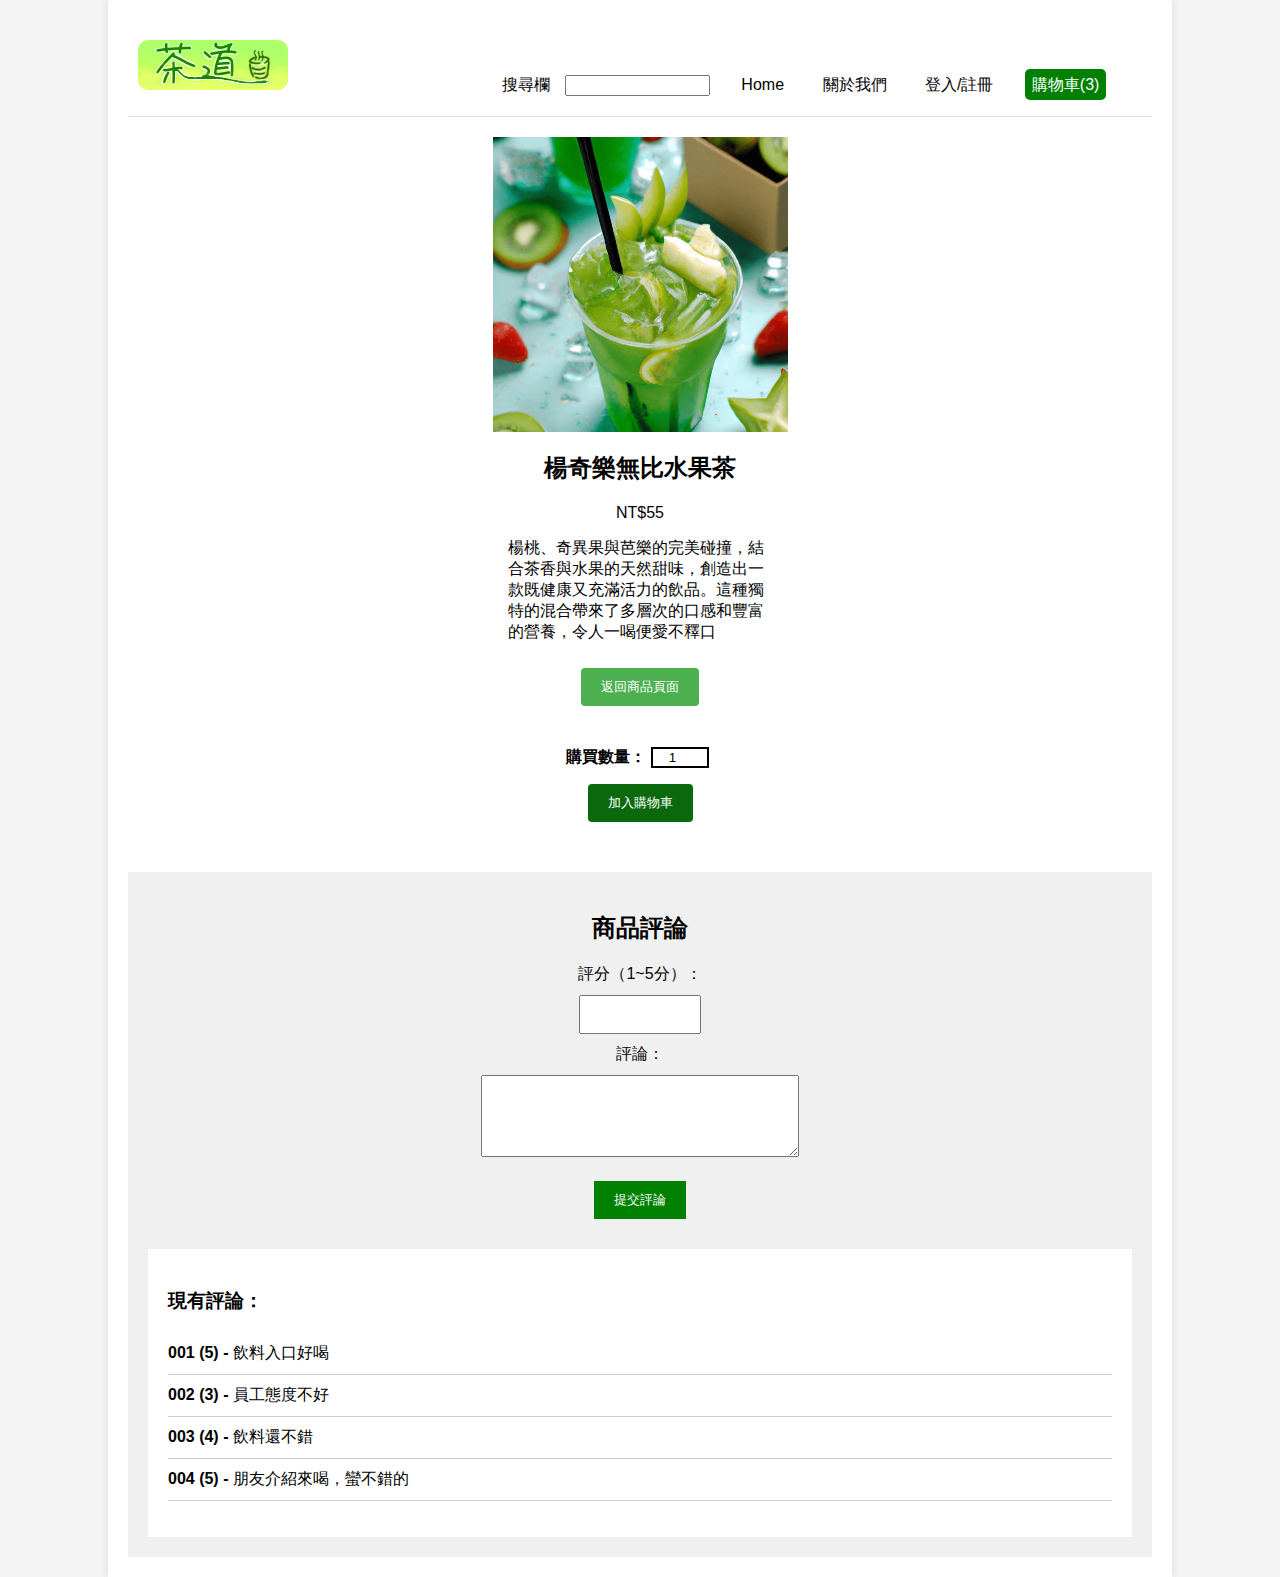
<file: product page part/drink 1.html>
<!DOCTYPE html>
<html lang="en">
<head>
    <meta charset="UTF-8">
    <meta http-equiv="X-UA-Compatible" content="IE=edge">
    <meta name="viewport" content="width=device-width, initial-scale=1.0">
    <title>楊奇樂無比水果茶</title>
    <link rel="stylesheet" href="../CSS/each_goods.css">
</head>
<body>
    <div class="container">
        <div class="header">
            <nav>
                <a href="../index.html"><img class="logo" src="../image/index/logo.png" width="150px" height="50px" name="top"></a>
                <p class="search">搜尋欄</p>
                <input type="text" name="search" size="15px" class="search">
                <p class="index"><a href="../index.html" class="link">Home</a></p>
                <p class="index"><a href="../about_us.html" class="link">關於我們</a></p>
                <p class="index"><a href="../login.html" class="link">登入/註冊</a></p>
                <p class="cart"><a href="../shopping.html" class="Link">購物車(3)</a></p>
            </nav>
        </div>
        <div class="product-details">
            <img src="../image/product image/drink 1.png" alt="楊奇樂無比水果茶">
            <div class="product-info">
                <h2>楊奇樂無比水果茶</h2>
                <p>NT$55</p>
                <p class="spe">楊桃、奇異果與芭樂的完美碰撞，結合茶香與水果的天然甜味，創造出一款既健康又充滿活力的飲品。這種獨特的混合帶來了多層次的口感和豐富的營養，令人一喝便愛不釋口</p>
            </div>
            <a href="../Product page.html"><button class="back-button">返回商品頁面</button></a>
            
            <div class="quantity-selector">
                <h4>購買數量：</h4>
                <input type="number" value="1" min="1">
            </div>
            <button class="add-to-cart">加入購物車</button>
        </div>

        <div class="reviews">
            <h2>商品評論</h2>
            <form>
                <label for="rating">評分（1~5分）：</label><br>
                <input type="number" id="rating" name="rating" min="1" max="5" required>
                <br>
                <label for="review">評論：</label><br>
                <textarea id="review" name="review" rows="4" cols="50" required></textarea>
                <br>
                <input type="submit" value="提交評論">
            </form>
            <div id="reviews-list">
                <h3>現有評論：</h3>
                <ul>
                    <li><strong>001 (5) - </strong>飲料入口好喝</li>
                    <li><strong>002 (3) - </strong>員工態度不好</li>
                    <li><strong>003 (4) - </strong>飲料還不錯</li>
                    <li><strong>004 (5) - </strong>朋友介紹來喝，蠻不錯的</li>
                </ul>
            </div>
        </div>
    </div>
</body>
</html>
</file>
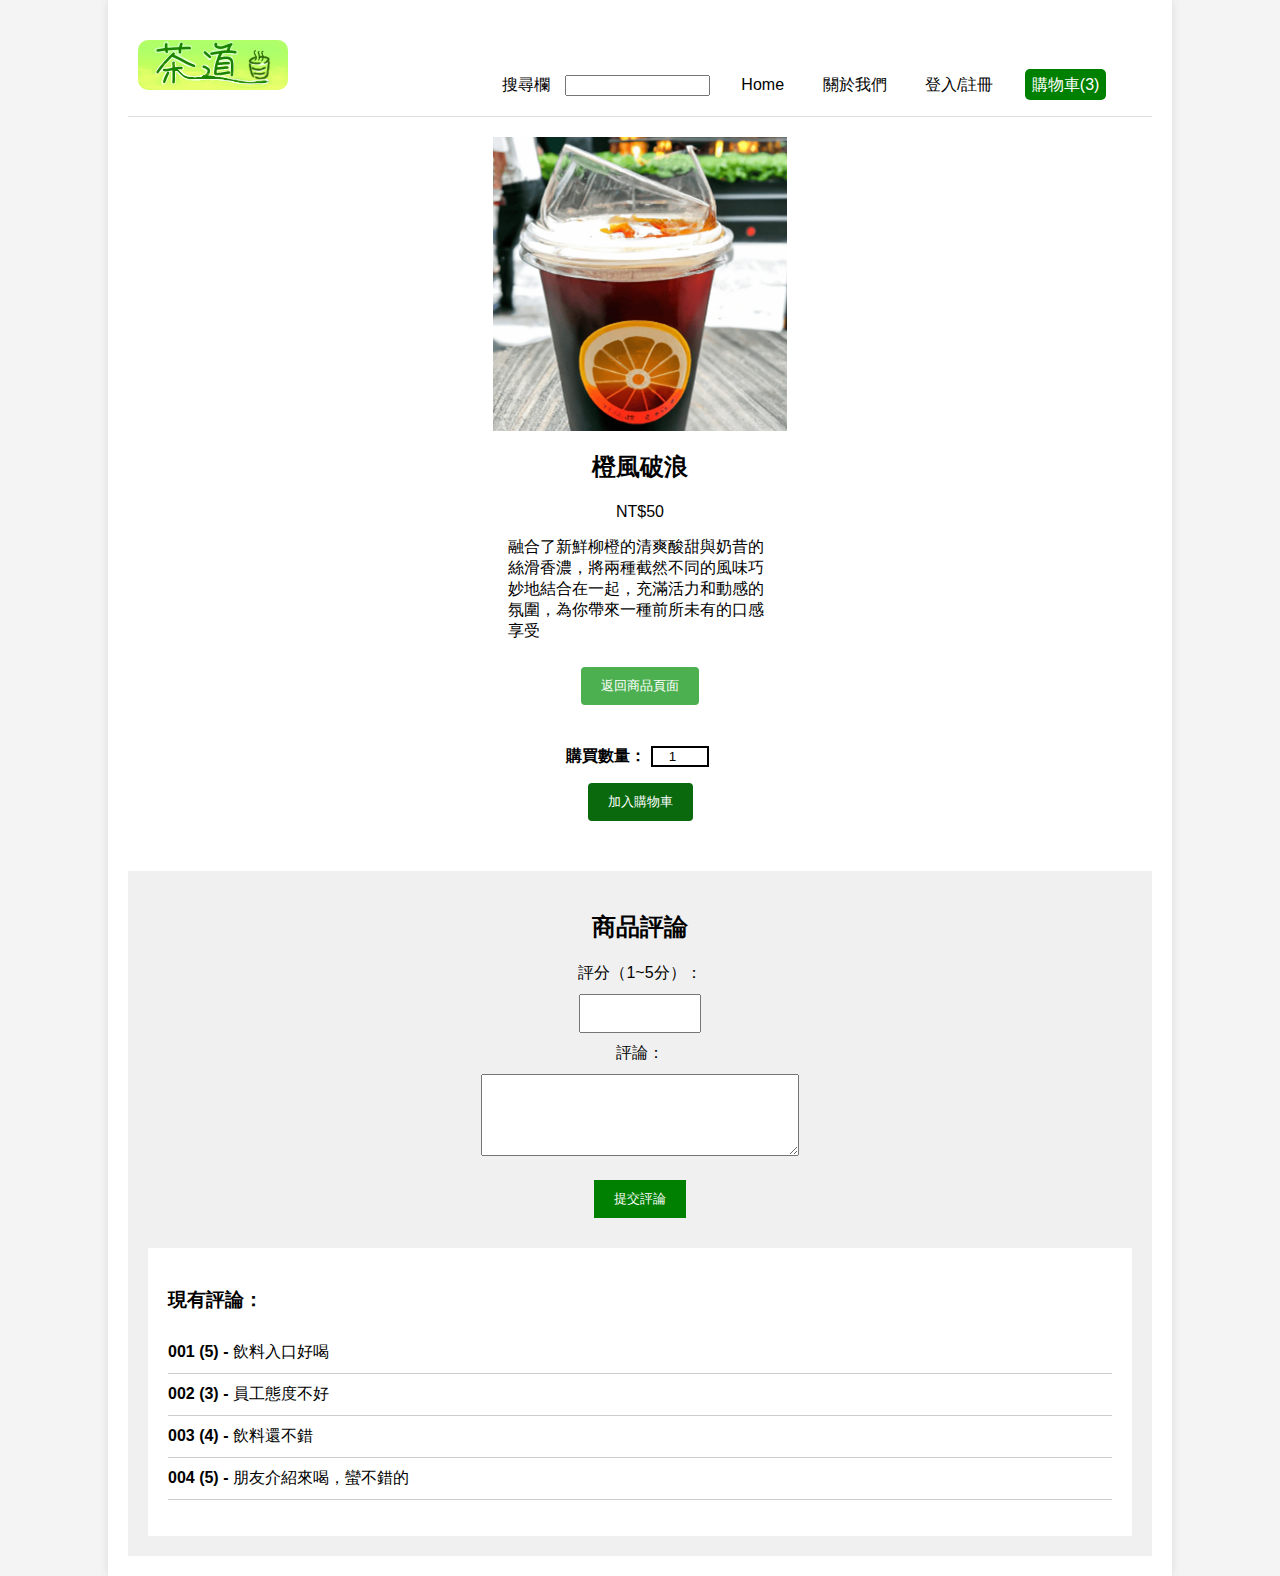
<file: product page part/drink 2.html>
<!DOCTYPE html>
<html lang="en">
<head>
    <meta charset="UTF-8">
    <meta http-equiv="X-UA-Compatible" content="IE=edge">
    <meta name="viewport" content="width=device-width, initial-scale=1.0">
    <title>橙風破浪</title>
    <link rel="stylesheet" href="../CSS/each_goods.css">
</head>
<body>
    <div class="container">
        <div class="header">
            <nav>
                <a href="../index.html"><img class="logo" src="../image/index/logo.png" width="150px" height="50px" name="top"></a>
                <p class="search">搜尋欄</p>
                <input type="text" name="search" size="15px" class="search">
                <p class="index"><a href="../index.html" class="link">Home</a></p>
                <p class="index"><a href="../about_us.html" class="link">關於我們</a></p>
                <p class="index"><a href="../login.html" class="link">登入/註冊</a></p>
                <p class="cart"><a href="../shopping.html" class="Link">購物車(3)</a></p>
            </nav>
        </div>
        <div class="product-details">
            <img src="../image/product image/drink 2.png" alt="橙風破浪">
            <div class="product-info">
                <h2>橙風破浪</h2>
                <p>NT$50</p>
                <p class="spe">融合了新鮮柳橙的清爽酸甜與奶昔的絲滑香濃，將兩種截然不同的風味巧妙地結合在一起，充滿活力和動感的氛圍，為你帶來一種前所未有的口感享受</p>
            </div>
            <a href="../Product page.html"><button class="back-button">返回商品頁面</button></a>
            
            <div class="quantity-selector">
                <h4>購買數量：</h4>
                <input type="number" value="1" min="1">
            </div>
            <button class="add-to-cart">加入購物車</button>
        </div>

        <div class="reviews">
            <h2>商品評論</h2>
            <form>
                <label for="rating">評分（1~5分）：</label><br>
                <input type="number" id="rating" name="rating" min="1" max="5" required>
                <br>
                <label for="review">評論：</label><br>
                <textarea id="review" name="review" rows="4" cols="50" required></textarea>
                <br>
                <input type="submit" value="提交評論">
            </form>
            <div id="reviews-list">
                <h3>現有評論：</h3>
                <ul>
                    <li><strong>001 (5) - </strong>飲料入口好喝</li>
                    <li><strong>002 (3) - </strong>員工態度不好</li>
                    <li><strong>003 (4) - </strong>飲料還不錯</li>
                    <li><strong>004 (5) - </strong>朋友介紹來喝，蠻不錯的</li>
                </ul>
            </div>
        </div>
    </div>
</body>
</html>
</file>
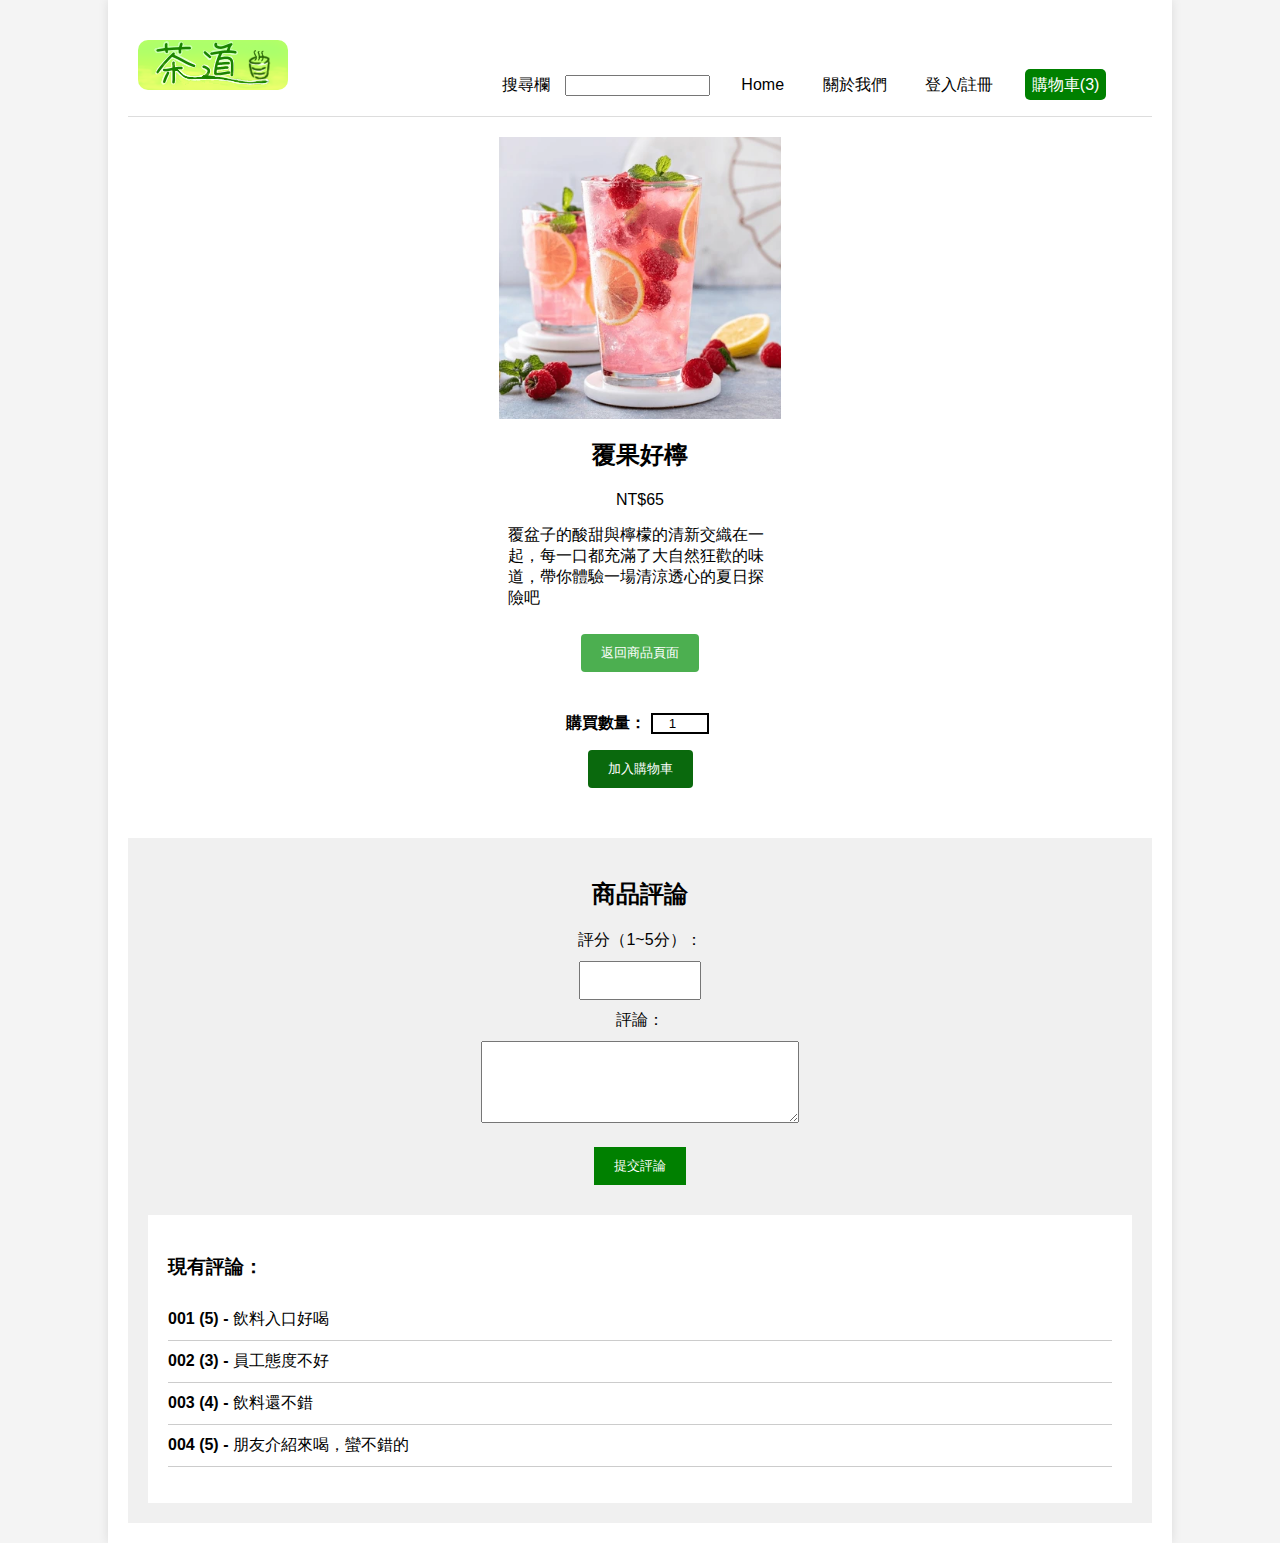
<file: product page part/drink 3.html>
<!DOCTYPE html>
<html lang="en">
<head>
    <meta charset="UTF-8">
    <meta http-equiv="X-UA-Compatible" content="IE=edge">
    <meta name="viewport" content="width=device-width, initial-scale=1.0">
    <title>覆果好檸</title>
    <link rel="stylesheet" href="../CSS/each_goods.css">
</head>
<body>
    <div class="container">
        <div class="header">
            <nav>
                <a href="../index.html"><img class="logo" src="../image/index/logo.png" width="150px" height="50px" name="top"></a>
                <p class="search">搜尋欄</p>
                <input type="text" name="search" size="15px" class="search">
                <p class="index"><a href="../index.html" class="link">Home</a></p>
                <p class="index"><a href="../about_us.html" class="link">關於我們</a></p>
                <p class="index"><a href="../login.html" class="link">登入/註冊</a></p>
                <p class="cart"><a href="../shopping.html" class="Link">購物車(3)</a></p>
            </nav>
        </div>
        <div class="product-details">
            <img src="../image/product image/drink 3.png" alt="覆果好檸">
            <div class="product-info">
                <h2>覆果好檸</h2>
                <p>NT$65</p>
                <p class="spe">覆盆子的酸甜與檸檬的清新交織在一起，每一口都充滿了大自然狂歡的味道，帶你體驗一場清涼透心的夏日探險吧</p>
            </div>
            <a href="../Product page.html"><button class="back-button">返回商品頁面</button></a>
            
            <div class="quantity-selector">
                <h4>購買數量：</h4>
                <input type="number" value="1" min="1">
            </div>
            <button class="add-to-cart">加入購物車</button>
        </div>

        <div class="reviews">
            <h2>商品評論</h2>
            <form>
                <label for="rating">評分（1~5分）：</label><br>
                <input type="number" id="rating" name="rating" min="1" max="5" required>
                <br>
                <label for="review">評論：</label><br>
                <textarea id="review" name="review" rows="4" cols="50" required></textarea>
                <br>
                <input type="submit" value="提交評論">
            </form>
            <div id="reviews-list">
                <h3>現有評論：</h3>
                <ul>
                    <li><strong>001 (5) - </strong>飲料入口好喝</li>
                    <li><strong>002 (3) - </strong>員工態度不好</li>
                    <li><strong>003 (4) - </strong>飲料還不錯</li>
                    <li><strong>004 (5) - </strong>朋友介紹來喝，蠻不錯的</li>
                </ul>
            </div>
        </div>
    </div>
</body>
</html>
</file>
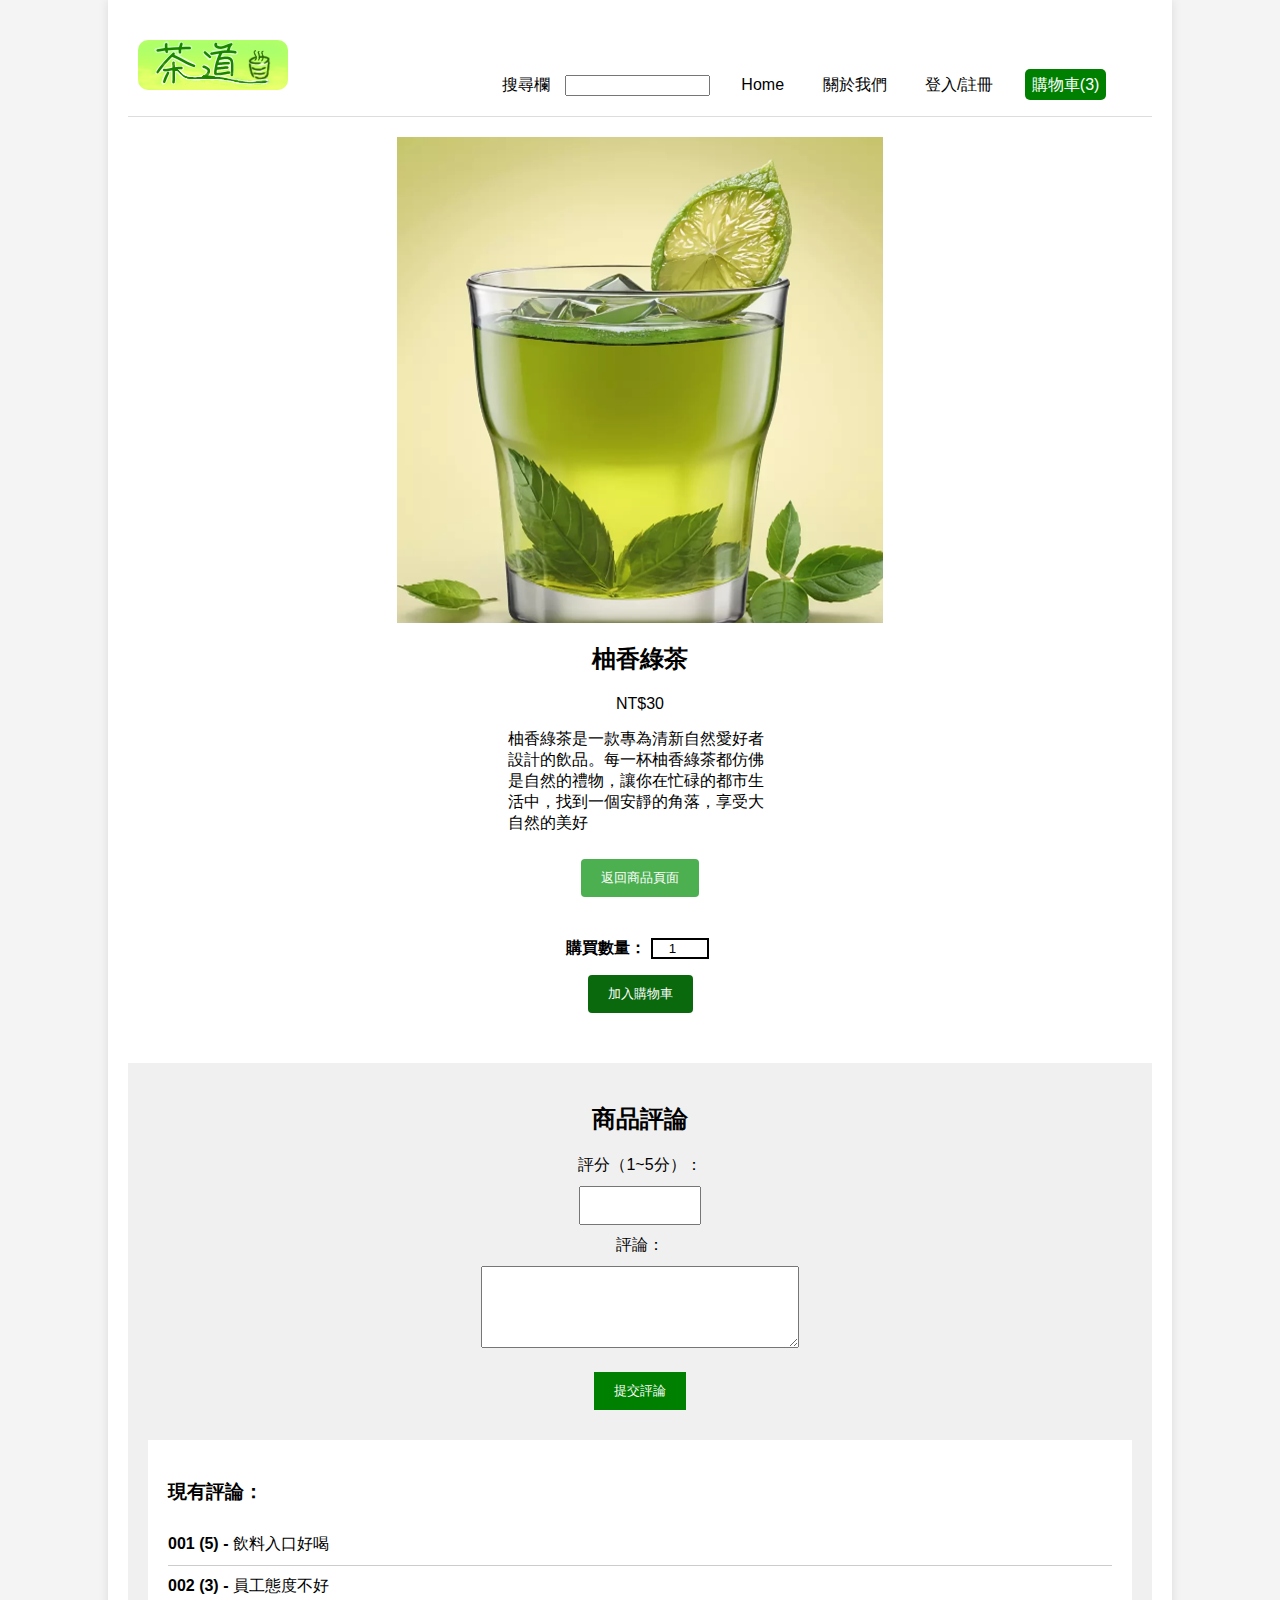
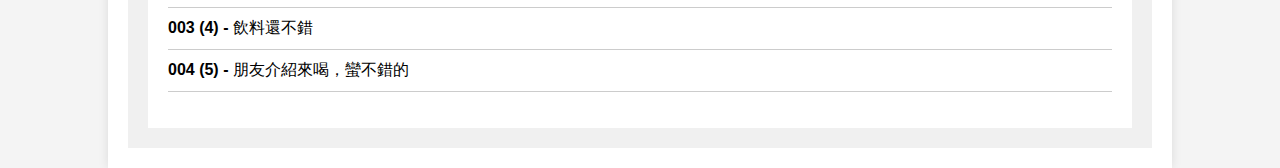
<file: product page part/drink 4.html>
<!DOCTYPE html>
<html lang="en">
<head>
    <meta charset="UTF-8">
    <meta http-equiv="X-UA-Compatible" content="IE=edge">
    <meta name="viewport" content="width=device-width, initial-scale=1.0">
    <title>柚香綠茶</title>
    <link rel="stylesheet" href="../CSS/each_goods.css">
</head>
<body>
    <div class="container">
        <div class="header">
            <nav>
                <a href="../index.html"><img class="logo" src="../image/index/logo.png" width="150px" height="50px" name="top"></a>
                <p class="search">搜尋欄</p>
                <input type="text" name="search" size="15px" class="search">
                <p class="index"><a href="../index.html" class="link">Home</a></p>
                <p class="index"><a href="../about_us.html" class="link">關於我們</a></p>
                <p class="index"><a href="../login.html" class="link">登入/註冊</a></p>
                <p class="cart"><a href="../shopping.html" class="Link">購物車(3)</a></p>
            </nav>
        </div>
        <div class="product-details">
            <img src="../image/product image/drink 4.png" alt="柚香綠茶">
            <div class="product-info">
                <h2>柚香綠茶</h2>
                <p>NT$30</p>
                <p class="spe">柚香綠茶是一款專為清新自然愛好者設計的飲品。每一杯柚香綠茶都仿佛是自然的禮物，讓你在忙碌的都市生活中，找到一個安靜的角落，享受大自然的美好</p>
            </div>
            <a href="../Product page.html"><button class="back-button">返回商品頁面</button></a>
            
            <div class="quantity-selector">
                <h4>購買數量：</h4>
                <input type="number" value="1" min="1">
            </div>
            <button class="add-to-cart">加入購物車</button>
        </div>

        <div class="reviews">
            <h2>商品評論</h2>
            <form>
                <label for="rating">評分（1~5分）：</label><br>
                <input type="number" id="rating" name="rating" min="1" max="5" required>
                <br>
                <label for="review">評論：</label><br>
                <textarea id="review" name="review" rows="4" cols="50" required></textarea>
                <br>
                <input type="submit" value="提交評論">
            </form>
            <div id="reviews-list">
                <h3>現有評論：</h3>
                <ul>
                    <li><strong>001 (5) - </strong>飲料入口好喝</li>
                    <li><strong>002 (3) - </strong>員工態度不好</li>
                    <li><strong>003 (4) - </strong>飲料還不錯</li>
                    <li><strong>004 (5) - </strong>朋友介紹來喝，蠻不錯的</li>
                </ul>
            </div>
        </div>
    </div>
</body>
</html>
</file>
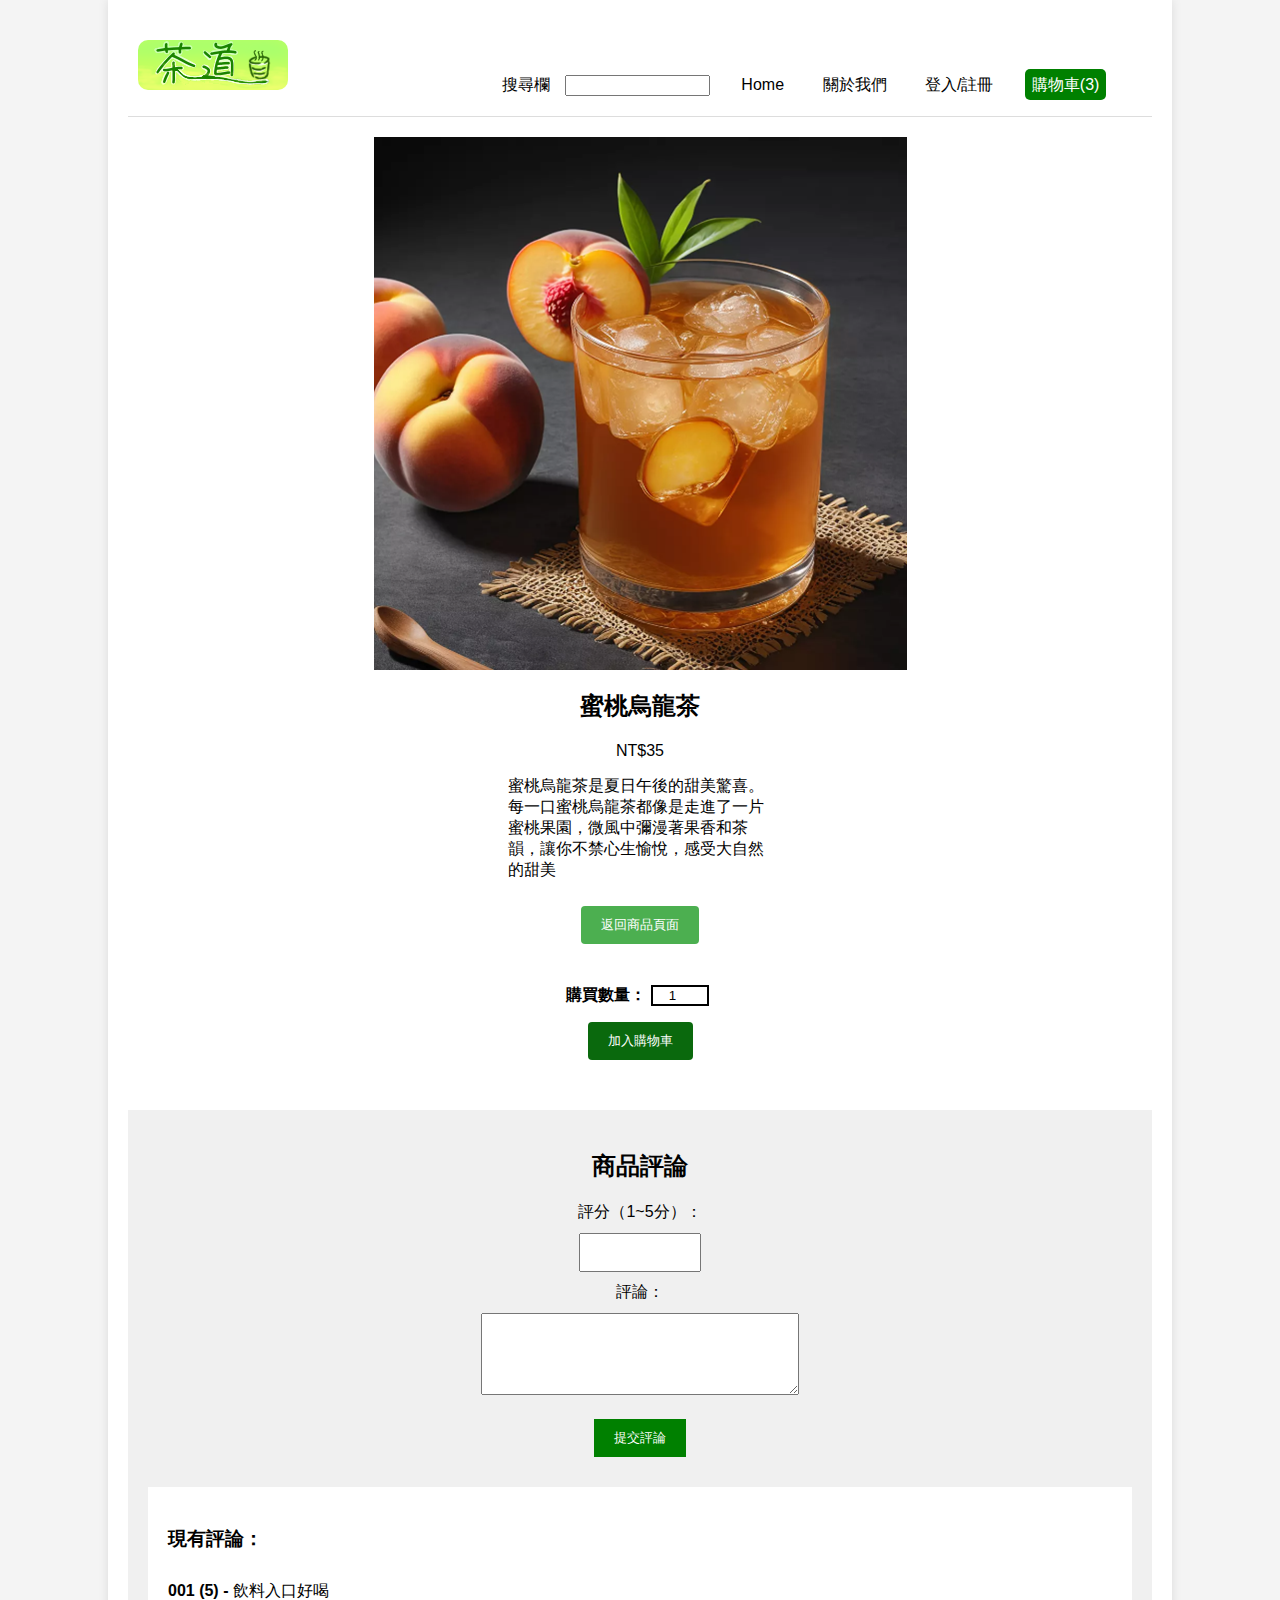
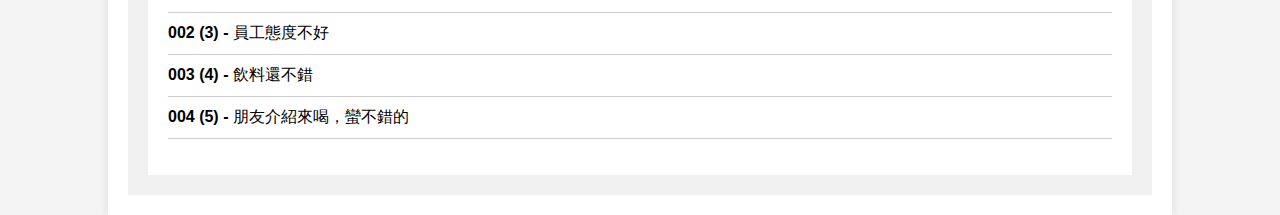
<file: product page part/drink 5.html>
<!DOCTYPE html>
<html lang="en">
<head>
    <meta charset="UTF-8">
    <meta http-equiv="X-UA-Compatible" content="IE=edge">
    <meta name="viewport" content="width=device-width, initial-scale=1.0">
    <title>蜜桃烏龍茶</title>
    <link rel="stylesheet" href="../CSS/each_goods.css">
</head>
<body>
    <div class="container">
        <div class="header">
            <nav>
                <a href="../index.html"><img class="logo" src="../image/index/logo.png" width="150px" height="50px" name="top"></a>
                <p class="search">搜尋欄</p>
                <input type="text" name="search" size="15px" class="search">
                <p class="index"><a href="../index.html" class="link">Home</a></p>
                <p class="index"><a href="../about_us.html" class="link">關於我們</a></p>
                <p class="index"><a href="../login.html" class="link">登入/註冊</a></p>
                <p class="cart"><a href="../shopping.html" class="Link">購物車(3)</a></p>
            </nav>
        </div>
        <div class="product-details">
            <img src="../image/product image/drink 5.png" alt="蜜桃烏龍茶">
            <div class="product-info">
                <h2>蜜桃烏龍茶</h2>
                <p>NT$35</p>
                <p class="spe">蜜桃烏龍茶是夏日午後的甜美驚喜。每一口蜜桃烏龍茶都像是走進了一片蜜桃果園，微風中彌漫著果香和茶韻，讓你不禁心生愉悅，感受大自然的甜美</p>
            </div>
            <a href="../Product page.html"><button class="back-button">返回商品頁面</button></a>
            
            <div class="quantity-selector">
                <h4>購買數量：</h4>
                <input type="number" value="1" min="1">
            </div>
            <button class="add-to-cart">加入購物車</button>
        </div>

        <div class="reviews">
            <h2>商品評論</h2>
            <form>
                <label for="rating">評分（1~5分）：</label><br>
                <input type="number" id="rating" name="rating" min="1" max="5" required>
                <br>
                <label for="review">評論：</label><br>
                <textarea id="review" name="review" rows="4" cols="50" required></textarea>
                <br>
                <input type="submit" value="提交評論">
            </form>
            <div id="reviews-list">
                <h3>現有評論：</h3>
                <ul>
                    <li><strong>001 (5) - </strong>飲料入口好喝</li>
                    <li><strong>002 (3) - </strong>員工態度不好</li>
                    <li><strong>003 (4) - </strong>飲料還不錯</li>
                    <li><strong>004 (5) - </strong>朋友介紹來喝，蠻不錯的</li>
                </ul>
            </div>
        </div>
    </div>
</body>
</html>
</file>
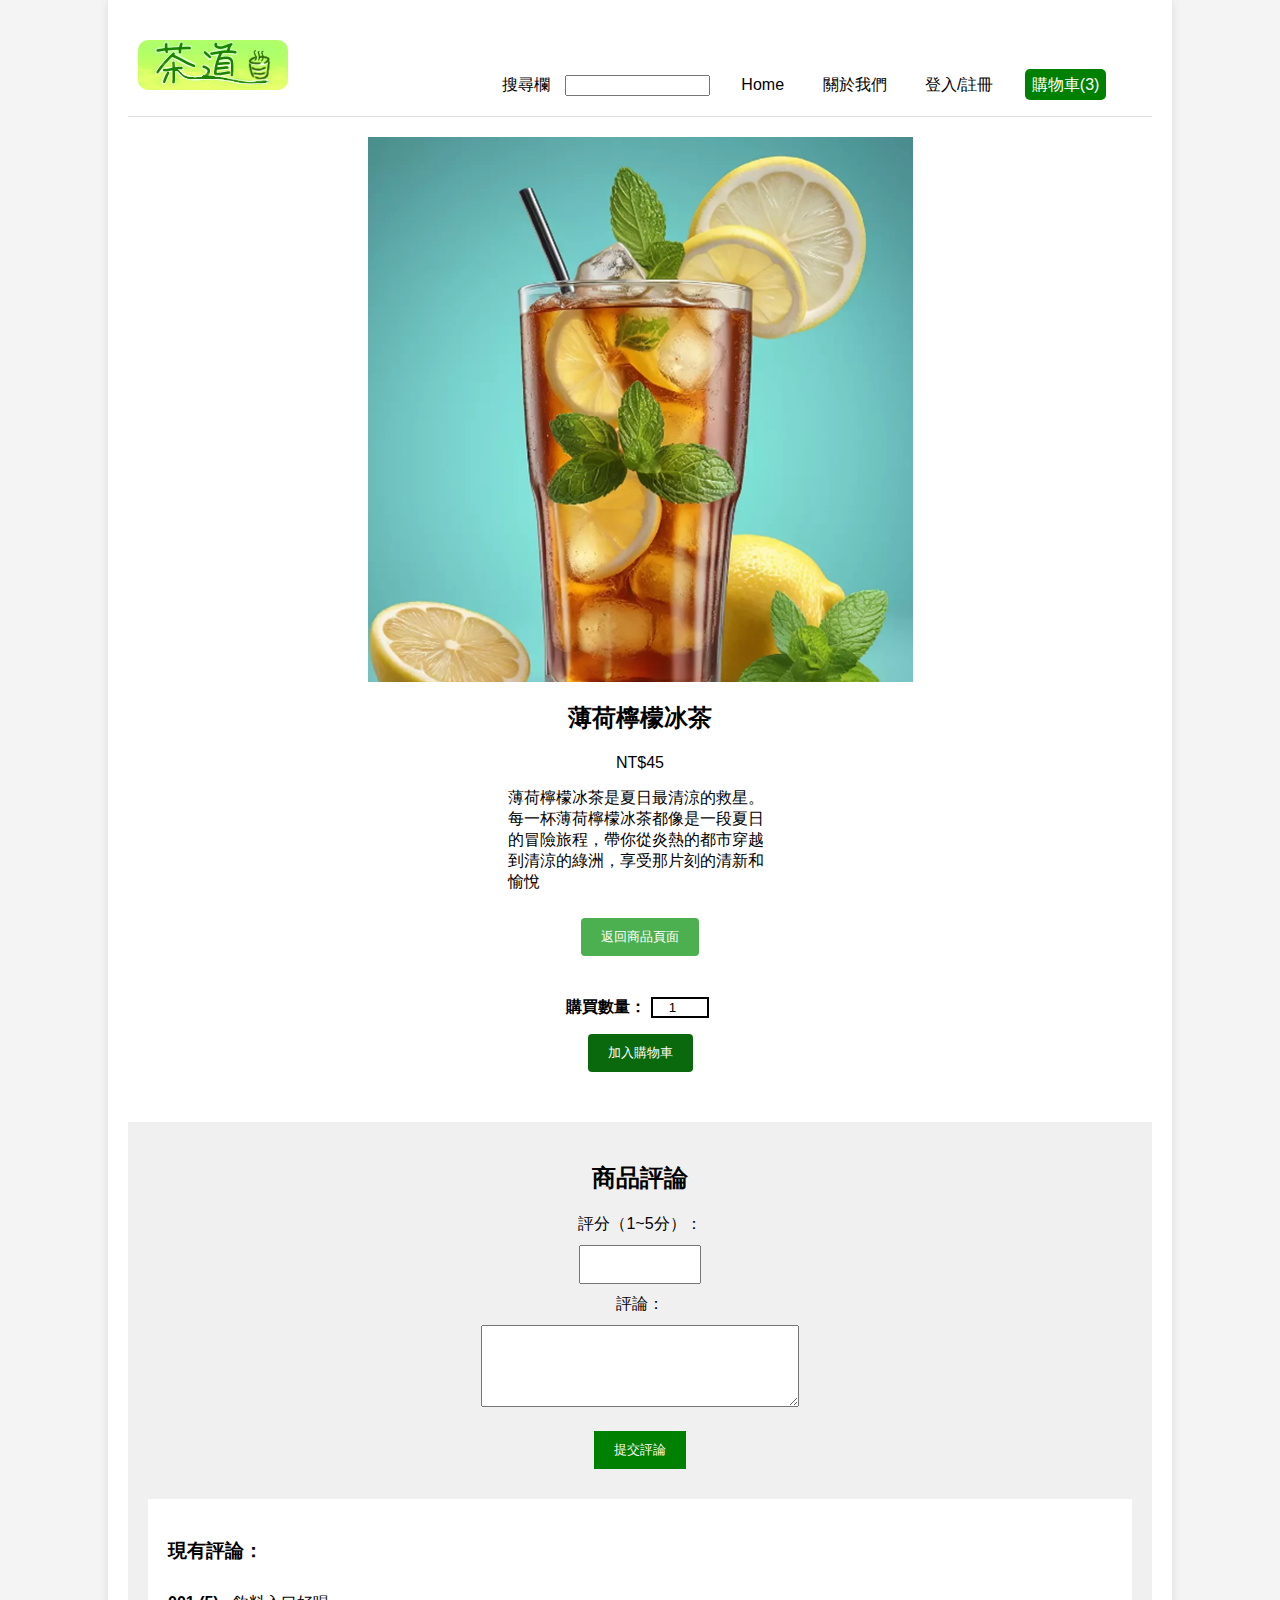
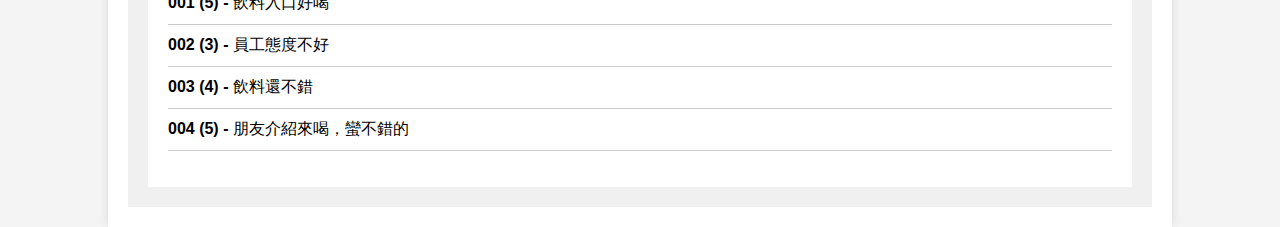
<file: product page part/drink 6.html>
<!DOCTYPE html>
<html lang="en">
<head>
    <meta charset="UTF-8">
    <meta http-equiv="X-UA-Compatible" content="IE=edge">
    <meta name="viewport" content="width=device-width, initial-scale=1.0">
    <title>薄荷檸檬冰茶</title>
    <link rel="stylesheet" href="../CSS/each_goods.css">
</head>
<body>
    <div class="container">
        <div class="header">
            <nav>
                <a href="../index.html"><img class="logo" src="../image/index/logo.png" width="150px" height="50px" name="top"></a>
                <p class="search">搜尋欄</p>
                <input type="text" name="search" size="15px" class="search">
                <p class="index"><a href="../index.html" class="link">Home</a></p>
                <p class="index"><a href="../about_us.html" class="link">關於我們</a></p>
                <p class="index"><a href="../login.html" class="link">登入/註冊</a></p>
                <p class="cart"><a href="../shopping.html" class="Link">購物車(3)</a></p>
        </div>
        <div class="product-details">
            <img src="../image/product image/drink 6.png" alt="薄荷檸檬冰茶">
            <div class="product-info">
                <h2>薄荷檸檬冰茶</h2>
                <p>NT$45</p>
                <p class="spe">薄荷檸檬冰茶是夏日最清涼的救星。每一杯薄荷檸檬冰茶都像是一段夏日的冒險旅程，帶你從炎熱的都市穿越到清涼的綠洲，享受那片刻的清新和愉悅</p>
            </div>
            <a href="../Product page.html"><button class="back-button">返回商品頁面</button></a>
            
            <div class="quantity-selector">
                <h4>購買數量：</h4>
                <input type="number" value="1" min="1">
            </div>
            <button class="add-to-cart">加入購物車</button>
        </div>

        <div class="reviews">
            <h2>商品評論</h2>
            <form>
                <label for="rating">評分（1~5分）：</label><br>
                <input type="number" id="rating" name="rating" min="1" max="5" required>
                <br>
                <label for="review">評論：</label><br>
                <textarea id="review" name="review" rows="4" cols="50" required></textarea>
                <br>
                <input type="submit" value="提交評論">
            </form>
            <div id="reviews-list">
                <h3>現有評論：</h3>
                <ul>
                    <li><strong>001 (5) - </strong>飲料入口好喝</li>
                    <li><strong>002 (3) - </strong>員工態度不好</li>
                    <li><strong>003 (4) - </strong>飲料還不錯</li>
                    <li><strong>004 (5) - </strong>朋友介紹來喝，蠻不錯的</li>
                </ul>
            </div>
        </div>
    </div>
</body>
</html>
</file>
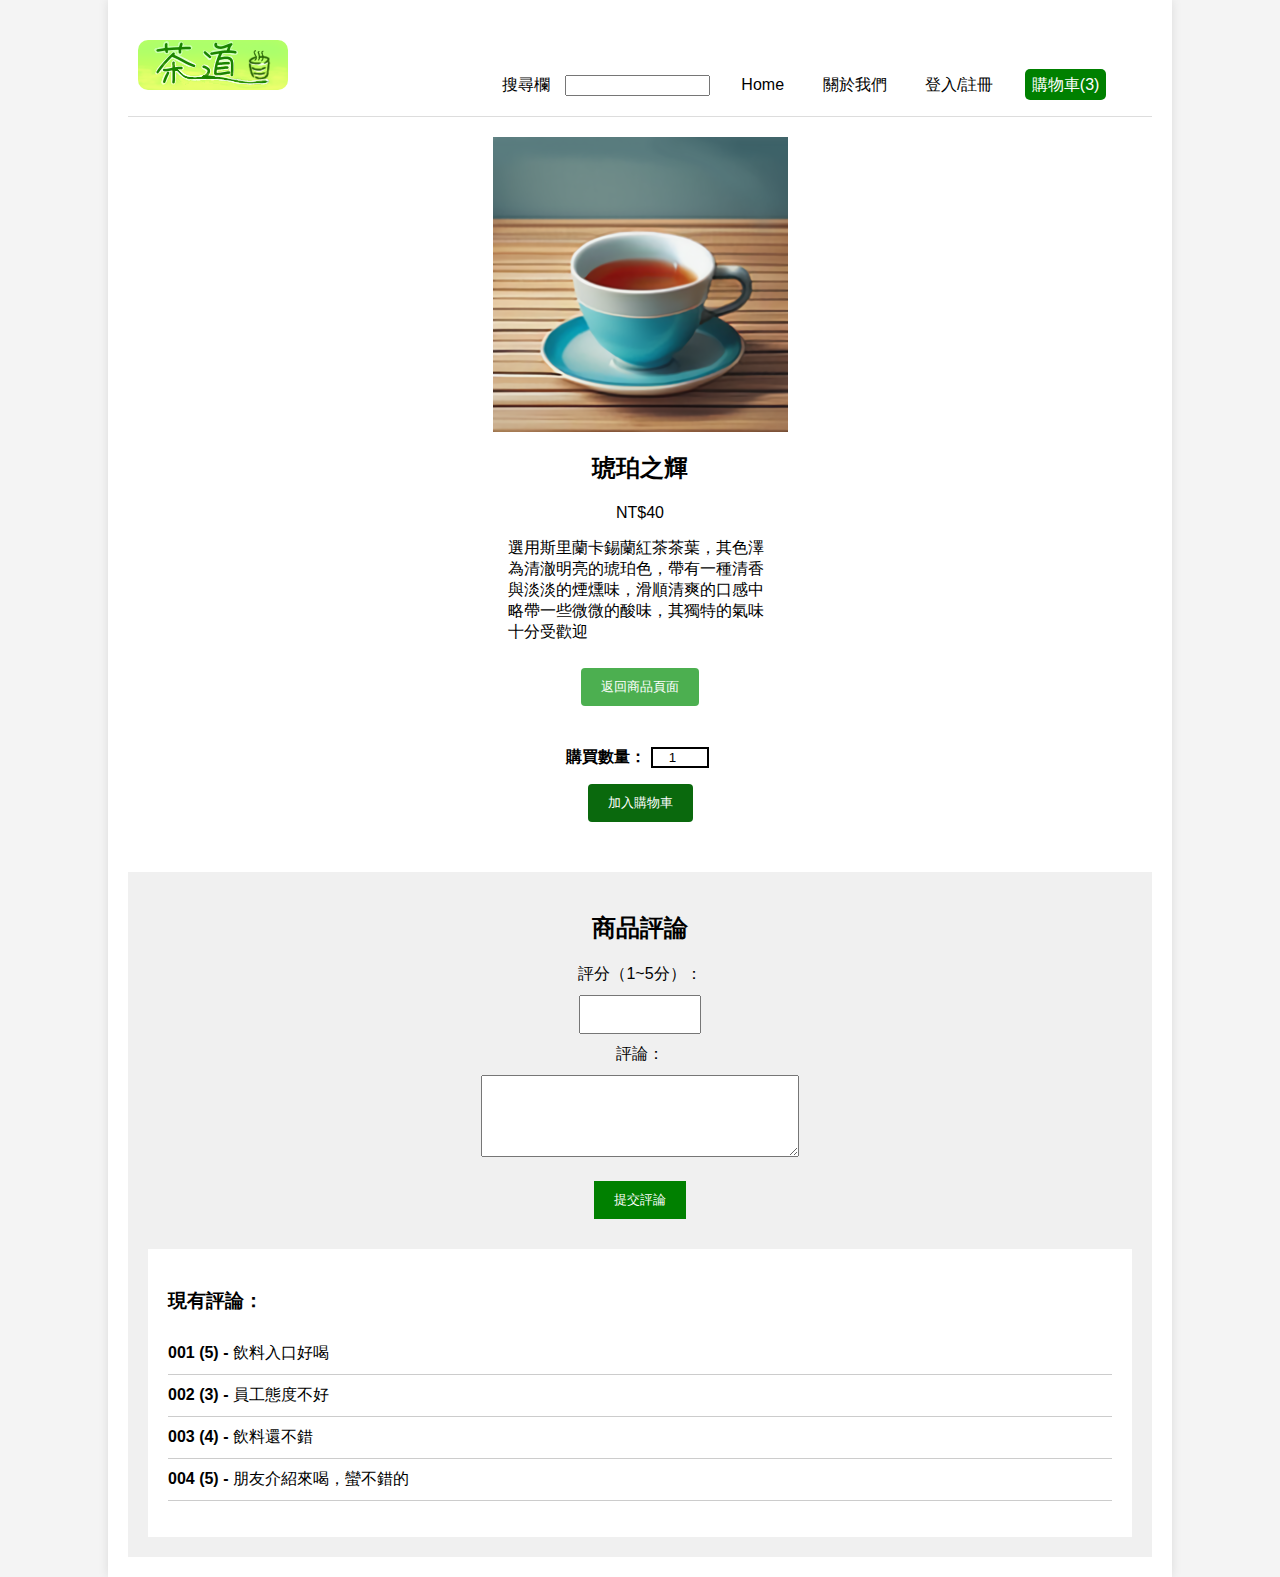
<file: product page part/drink 7.html>
<!DOCTYPE html>
<html lang="en">
<head>
    <meta charset="UTF-8">
    <meta http-equiv="X-UA-Compatible" content="IE=edge">
    <meta name="viewport" content="width=device-width, initial-scale=1.0">
    <title>琥珀之輝</title>
    <link rel="stylesheet" href="../CSS/each_goods.css">
</head>
<body>
    <div class="container">
        <div class="header">
            <nav>
                <a href="../index.html"><img class="logo" src="../image/index/logo.png" width="150px" height="50px" name="top"></a>
                <p class="search">搜尋欄</p>
                <input type="text" name="search" size="15px" class="search">
                <p class="index"><a href="../index.html" class="link">Home</a></p>
                <p class="index"><a href="../about_us.html" class="link">關於我們</a></p>
                <p class="index"><a href="../login.html" class="link">登入/註冊</a></p>
                <p class="cart"><a href="../shopping.html" class="Link">購物車(3)</a></p>
            </nav>
        </div>
        <div class="product-details">
            <img src="../image/product image/drink 7.png" alt="琥珀之輝">
            <div class="product-info">
                <h2>琥珀之輝</h2>
                <p>NT$40</p>
                <p class="spe">選用斯里蘭卡錫蘭紅茶茶葉，其色澤為清澈明亮的琥珀色，帶有一種清香與淡淡的煙燻味，滑順清爽的口感中略帶一些微微的酸味，其獨特的氣味十分受歡迎</p>
            </div>
            <a href="../Product page.html"><button class="back-button">返回商品頁面</button></a>
            
            <div class="quantity-selector">
                <h4>購買數量：</h4>
                <input type="number" value="1" min="1">
            </div>
            <button class="add-to-cart">加入購物車</button>
        </div>

        <div class="reviews">
            <h2>商品評論</h2>
            <form>
                <label for="rating">評分（1~5分）：</label><br>
                <input type="number" id="rating" name="rating" min="1" max="5" required>
                <br>
                <label for="review">評論：</label><br>
                <textarea id="review" name="review" rows="4" cols="50" required></textarea>
                <br>
                <input type="submit" value="提交評論">
            </form>
            <div id="reviews-list">
                <h3>現有評論：</h3>
                <ul>
                    <li><strong>001 (5) - </strong>飲料入口好喝</li>
                    <li><strong>002 (3) - </strong>員工態度不好</li>
                    <li><strong>003 (4) - </strong>飲料還不錯</li>
                    <li><strong>004 (5) - </strong>朋友介紹來喝，蠻不錯的</li>
                </ul>
            </div>
        </div>
    </div>
</body>
</html>
</file>
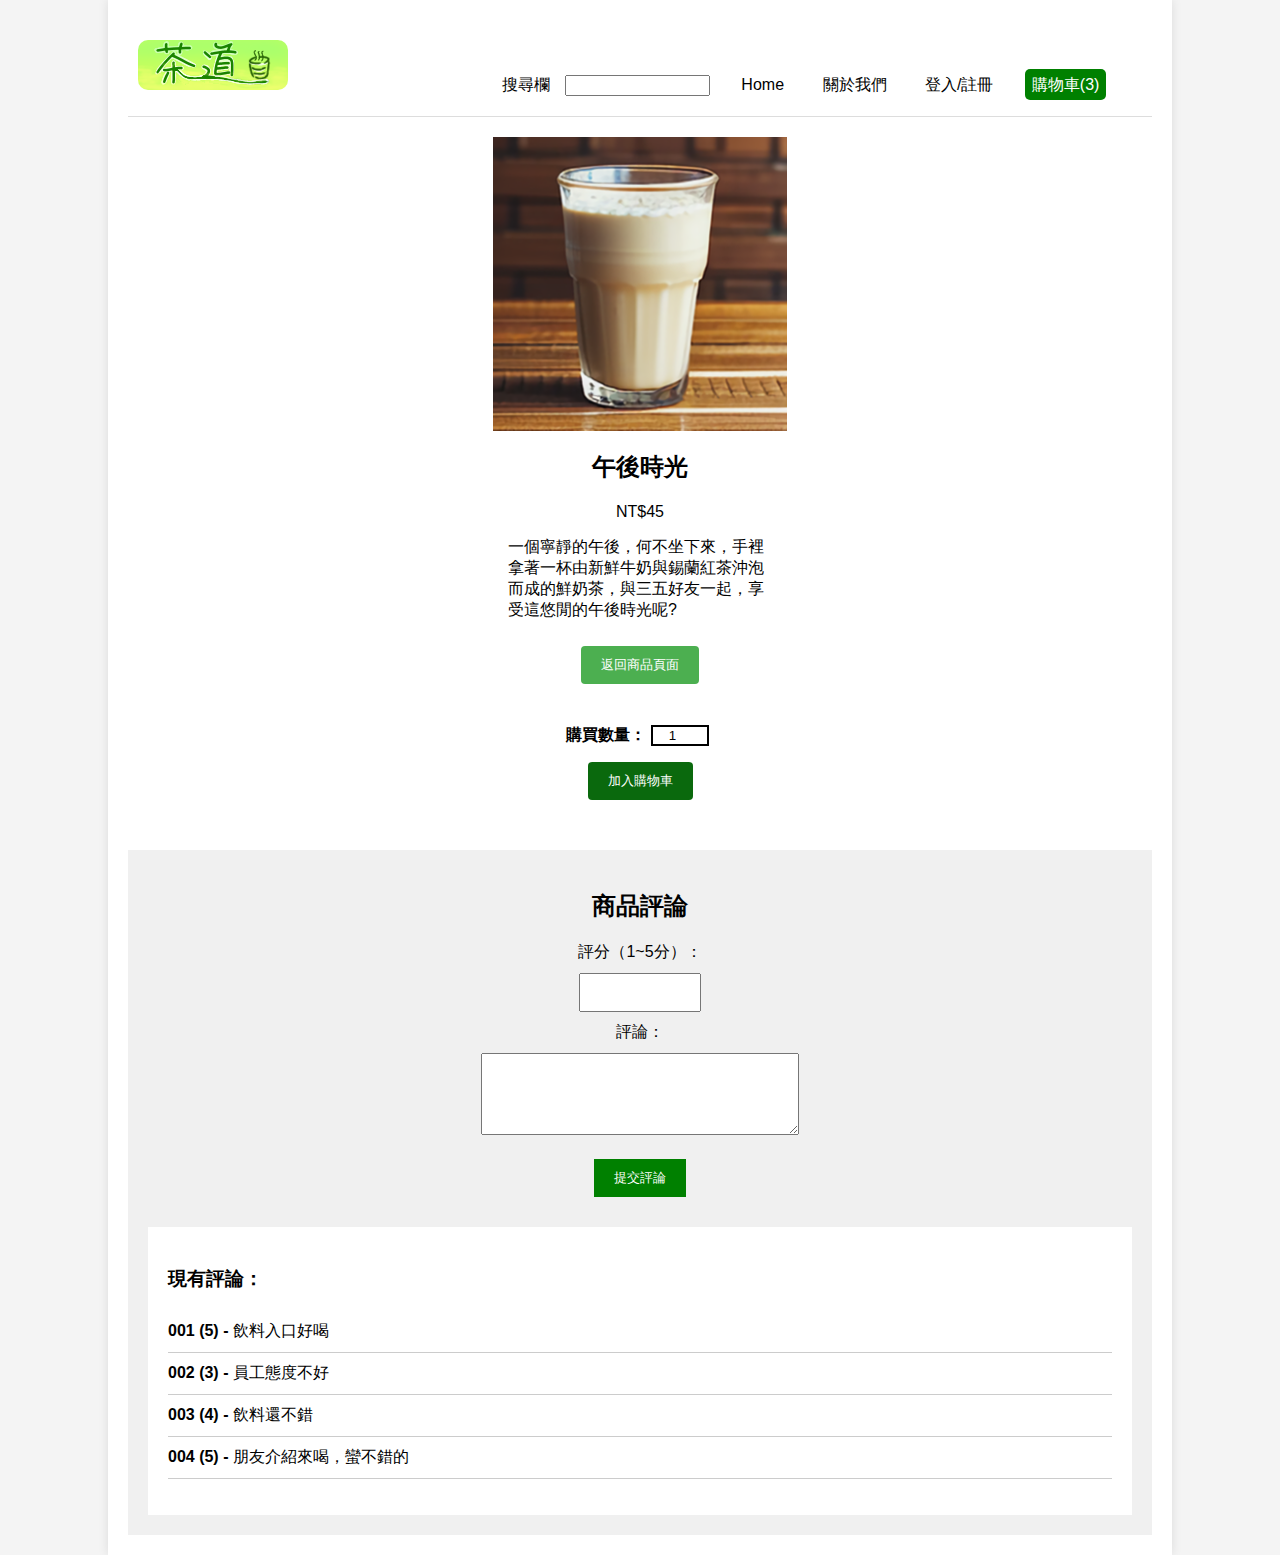
<file: product page part/drink 8.html>
<!DOCTYPE html>
<html lang="en">
<head>
    <meta charset="UTF-8">
    <meta http-equiv="X-UA-Compatible" content="IE=edge">
    <meta name="viewport" content="width=device-width, initial-scale=1.0">
    <title>午後時光</title>
    <link rel="stylesheet" href="../CSS/each_goods.css">
</head>
<body>
    <div class="container">
        <div class="header">
            <nav>
                <a href="../index.html"><img class="logo" src="../image/index/logo.png" width="150px" height="50px" name="top"></a>
                <p class="search">搜尋欄</p>
                <input type="text" name="search" size="15px" class="search">
                <p class="index"><a href="../index.html" class="link">Home</a></p>
                <p class="index"><a href="../about_us.html" class="link">關於我們</a></p>
                <p class="index"><a href="../login.html" class="link">登入/註冊</a></p>
                <p class="cart"><a href="../shopping.html" class="Link">購物車(3)</a></p>
            </nav>
        </div>
        <div class="product-details">
            <img src="../image/product image/drink 8.png" alt="午後時光">
            <div class="product-info">
                <h2>午後時光</h2>
                <p>NT$45</p>
                <p class="spe">一個寧靜的午後，何不坐下來，手裡拿著一杯由新鮮牛奶與錫蘭紅茶沖泡而成的鮮奶茶，與三五好友一起，享受這悠閒的午後時光呢?</p>
            </div>
            <a href="../Product page.html"><button class="back-button">返回商品頁面</button></a>
            
            <div class="quantity-selector">
                <h4>購買數量：</h4>
                <input type="number" value="1" min="1">
            </div>
            <button class="add-to-cart">加入購物車</button>
        </div>

        <div class="reviews">
            <h2>商品評論</h2>
            <form>
                <label for="rating">評分（1~5分）：</label><br>
                <input type="number" id="rating" name="rating" min="1" max="5" required>
                <br>
                <label for="review">評論：</label><br>
                <textarea id="review" name="review" rows="4" cols="50" required></textarea>
                <br>
                <input type="submit" value="提交評論">
            </form>
            <div id="reviews-list">
                <h3>現有評論：</h3>
                <ul>
                    <li><strong>001 (5) - </strong>飲料入口好喝</li>
                    <li><strong>002 (3) - </strong>員工態度不好</li>
                    <li><strong>003 (4) - </strong>飲料還不錯</li>
                    <li><strong>004 (5) - </strong>朋友介紹來喝，蠻不錯的</li>
                </ul>
            </div>
        </div>
    </div>
</body>
</html>
</file>
<file: CSS/index_style.css>
body {
    margin: 0px;
    text-align: center;
}

.logo {
    display: inline;
    margin-top: 20px;
    margin-left: 3%;
    margin-right: 33%;
    border-radius: 10px;
}

.search {
    display: inline;
    margin-top: 15px;
    margin-right: 10px;
}

.index {
    display: inline;
    margin: 10px;
}

.cart {
    display: inline;
    margin: 15px 10px;
    
}

.link {
    color: black;
    text-decoration: none;
    padding: 7px;
    border-radius: 5px;
}

.Link {
    background-color: green;
    color: white;
    text-decoration: none;
    padding: 7px;
    border-radius: 5px;
}

.link:hover{
    background-color: green;
    color: white;
}

.Link:hover{
    background-color: yellowgreen;
}

nav {
    display: flex;
    justify-content: center;
    align-items: center;
    width: 100%;
    height: 300px;
    margin: 20px 0;
    overflow: hidden;
}

.image-container {
    display: flex;
    justify-content: center;
    align-items: center;
    height: 100%;
    position: relative;
}

.control {
    text-align: center;
    width: 1180px;
    height: 300px;
    display: none;
    border-radius: 5px;
    object-fit: cover;
}

.control.active {
    display: block;
}

h3 {
    color: white;
    background-color: green;
    margin: 20px auto; 
    padding: 10px 40px;
    border-radius: 5px;
    width: fit-content;
}

.goods {
    border-radius: 5%;
    width: 120%;
    height: 120%;
}

footer {
    text-align: center;
    background-color: lightgrey;
}

.media {
    width: 40px;
    height: 40px;
    border-radius: 5px;
}

.item {
    position: relative;
    display: inline-block;
    margin: 5px 6% 5px 3%;
}

.text {
    position: absolute;
    bottom: 0;
    left: 0;
    width: 120%;
    background-color: rgba(0, 0, 0, 0.7);
    color: white;
    padding: 10px;
    text-align: center;
    box-sizing: border-box;
    opacity: 0;
    transition: opacity 0.3s ease;
    border-radius: 5%;
}

.item:hover .text {
    opacity: 1;
}

.top{
    float: right;
    position: fixed;
    right: 10px;
    bottom: 10px;
}

.top:hover{
    background-color: green;
    color: white;
    border-radius: 20%;
}
</file>
<file: CSS/aboutus_style.css>
body {
    margin: 0px;
}

.logo {
    display: inline;
    margin-top: 20px;
    margin-left: 3%;
    margin-right: 33%;
    border-radius: 10px;
}

.search {
    display: inline;
    margin-top: 15px;
    margin-right: 10px;
}

.index {
    display: inline;
    margin: 10px;
}

.cart {
    display: inline;
    margin: 15px 10px;
    
}

.link {
    color: black;
    text-decoration: none;
    padding: 7px;
    border-radius: 5px;
}

.Link {
    background-color: green;
    color: white;
    text-decoration: none;
    padding: 7px;
    border-radius: 5px;
}

.link:hover{
    background-color: green;
    color: white;
}

.Link:hover{
    background-color: yellowgreen;
}

.pic {
    float: left;
    width: 30%;
    height: 350px;
    margin: 25px 1% 25px 3%;
    border-radius: 5%;
}

.text {
    float: right;
    width: 50%;
    height: 261px;
    margin: 25px 3% 25px 1%;
    padding: 40px;
    border: 5px dotted gray;
    border-radius: 5%;
    background-color: lightgrey;
}

.top{
    float: right;
    position: fixed;
    right: 10px;
    bottom: 10px;
}

.top:hover{
    background-color: green;
    color: white;
    border-radius: 20%;
}
</file>
<file: CSS/login.css>
.login {
    border: solid 1px #204A40;
    padding: 20px;
    width: 350px;
    background-color: white;
    border-radius: 5px;
    box-shadow: 0 0 70px rgba(0, 0, 0, 0.1);
    text-align: center;
    line-height: 220%;
    position: relative;
    margin: 50px auto;
    color: #204A40;
}

.login h2 {
    font-family: 'Times New Roman', Times, serif;
}

.login-options {
    display: flex;
    flex-direction: column;
    gap: 20px;
    align-items: center;
}

.login-option {
    display: flex;
    align-items: center;
    gap: 10px;
    padding-left: 20%;
    font-size: 14px;
    color: #333;
}

.login-option img {
    width: 24px;
    height: 24px;
    margin-top: -3%;
}

.login-option a {
    color: #204A40;
    text-decoration: none;
}

.login-option a:hover {
    text-decoration: underline;
}

.su a {
    color: #204A40;
    text-decoration: none;
}

.su a:hover {
    text-decoration: underline;
}

.login-btn {
    color: #c7c3bd;
    border: 1px solid #204A40;
    background-color: #204A40;
    width: 320px;
    height: 35px;
    margin: 5%;
    margin-bottom: 2%;
    font-size: 14px;
}
</file>
<file: CSS/login_up.css>
.loginup {
    border: solid 1px #204A40;
    padding: 10px; 
    width: 350px; 
    height: 380px;
    background-color: white;
    border-radius: 5px;
    box-shadow: 0 0 70px rgba(0, 0, 0, 0.1);
    text-align: center;
    line-height: 220%; 
    position: relative;
    margin: auto; 
    top: 10px; 
    color: #204A40;
}

.loginup h2 {
    font-family:'Times New Roman', Times, serif;
}

.loi a {
    color: #204a4060;
    text-decoration: none;
}

.loi a:hover {
    color:#204A40;
}

.sb input[type="submit"] {
    color: #c7c3bd;
    border: 1px solid #204A40;
    background-color: #204A40;
    width: 320px;
    height: 35px;
    margin: 5%;
    margin-bottom: 2%;
    font-size: 14px; 
}
</file>
<file: CSS/goods.css>
/*商品頁面*/

body {
    font-family: Arial, sans-serif;
    margin: 0;
    padding: 0;
}

.logo {
    display: inline;
    margin-top: 20px;
    margin-left: 3%;
    margin-right: 33%;
    border-radius: 10px;
}

.search {
    display: inline;
    margin-top: 15px;
    margin-right: 10px;
}

.index {
    display: inline;
    margin: 10px;
}

.cart {
    display: inline;
    margin: 15px 10px;
    
}

.link {
    color: black;
    text-decoration: none;
    padding: 7px;
    border-radius: 5px;
}

.Link {
    background-color: green;
    color: white;
    text-decoration: none;
    padding: 7px;
    border-radius: 5px;
}

.link:hover{
    background-color: green;
    color: white;
}

.Link:hover{
    background-color: yellowgreen;
}

ul {
    list-style: none;
    display: flex;
    margin: 0;
    padding: 0;
}

ul li {
    margin: 0 10px;
}

ul li a {
    text-decoration: none;
    color: black;
    font-size: 16px;
}

main {
    padding: 20px;
}

.product-category {
    margin-bottom: 40px;
}

.product-category h2 {
    font-size: 24px;
    margin-bottom: 10px;
}

.product-filters {
    margin-bottom: 20px;
}

.product-filters button {
    padding: 5px 10px;
    margin-right: 10px;
    border: 1px solid #ccc;
    border-radius: 4px;
    background-color: #f5f5f5;
    cursor: pointer;
}

.products {
    display: flex;
    gap: 20px;
    flex-wrap: wrap;
}

.product-card {
    border: 1px solid #ccc;
    border-radius: 8px;
    overflow: hidden;
    width: calc(33.333% - 20px);
    box-shadow: 0 2px 4px rgba(0, 0, 0, 0.1);
}

.product-card img {
    width: 100%;
    height: auto;
}

.product-info {
    padding: 10px;
}

.product-info h3 {
    font-size: 18px;
    margin: 0 0 10px;
}

.reviews {
    background-color: #f0f0f0;
    padding: 20px;
    margin-top: 20px;
}

.reviews form {
    margin-bottom: 20px;
    text-align: center;
}

.reviews h2 {
    text-align: center;
}

.reviews form input {
    width: 10%;
    margin: 10px 0px;
    padding: 10px;
}


.reviews form textarea {
    width: 30%;
    margin: 10px 0px;
    padding: 10px;
}

.reviews form input[type="submit"] {
    width: auto;
    background-color: green;
    color: white;
    border: none;
    padding: 10px 20px;
}

#reviews-list {
    background-color: white;
    padding: 20px;
}

#reviews-list ul {
    list-style: none;
    padding: 0;
}

#reviews-list ul li {
    border-bottom: 1px solid #ccc;
    padding: 10px 0;
}
</file>
<file: CSS/shopping.css>
.hero {
    text-align: center;
    margin: 20px 0;
}

.hero-image {
    max-width: 20%;
    height: auto;
}

main {
    padding: 20px;
}

h1 {
    text-align: center;
    margin-bottom: 2rem;
}

.shopping-cart {
    display: flex;
    flex-direction: column;
    margin-bottom: 2rem;
}

.cart-item {
    display: flex;
    align-items: center;
    padding: 1rem;
    border-bottom: 1px solid #ccc;
}

.cart-item .item-image {
    width: 80px;
    height: 80px;
    margin-right: 1rem;
}

.cart-item .item-details {
    flex-grow: 1;
}

.cart-item .item-price {
    font-weight: bold;
    margin-left: auto;
}

.order-summary, .payment-summary {
    border: 1px solid #ccc;
    padding: 1rem;
    margin-bottom: 2rem;
}

.payment-summary p {
    margin: 0.5rem 0;
}

.payment-summary button {
    margin: 0.5rem 0.5rem 0 0;
    padding: 0.5rem 1rem;
    border: none;
    background-color: green;
    color: white;
    cursor: pointer;
}

.payment-summary button:last-child {
    background-color: blue;
}.hero {
    text-align: center;
    margin: 20px 0;
}

.hero-image {
    width: 80%;
    border-radius: 10px;
}

h1 {
    text-align: center;
    color: #416F5D;
}

.shopping-cart, .order-summary, .payment-summary {
    width: 80%;
    margin: 20px auto;
    padding: 20px;
    border: 1px solid #ccc;
    border-radius: 10px;
    background-color: #fff;
}

.cart-item {
    display: flex;
    align-items: center;
    margin-bottom: 20px;
}

.item-image {
    width: 100px;
    height: 100px;
    border-radius: 5px;
    margin-right: 20px;
}

.item-details {
    flex-grow: 1;
}

.item-price {
    width: 80px;
    text-align: right;
    color: #416F5D;
    font-weight: bold;
}

.order-summary input, .payment-summary input {
    width: calc(100% - 120px);
    padding: 10px;
    margin-bottom: 10px;
    border: 1px solid #ccc;
    border-radius: 5px;
}

button {
    width: 48%;
    padding: 10px;
    margin: 10px 1%;
    border: none;
    border-radius: 5px;
    color: white;
    background-color: #638262;
    cursor: pointer;
}

button:hover {
    background-color: #416F5D;
}
footer {
    text-align: center;
    background-color: lightgrey;
}

footer h4, footer p {
    margin: 0.5rem 0;
    color: #416F5D;
}

footer a {
    color: #416F5D;
}

.media {
    width: 40px;
    height: 40px;
    border-radius: 5px;
}
</file>
<file: CSS/user.css>
body {
    font-family: Arial, sans-serif;
    background-color: #f5f5f5;
    margin: 0;
    padding: 0;
}

.container {
    width: 60%;
    margin: 50px auto;
    background-color: #fff;
    padding: 20px;
    border-radius: 8px;
    box-shadow: 0 0 10px rgba(0, 0, 0, 0.1);
}

.tabs {
    display: flex;
    border-bottom: 2px solid #dcdcdc;
}

.tab {
    flex: 1;
    padding: 10px;
    text-align: center;
    cursor: pointer;
    background-color: #e0e0e0;
    border: none;
    outline: none;
}

.tab.active {
    background-color: #d6d6b0;
    border-bottom: 2px solid #fff;
}

.tab-content {
    display: none;
    padding: 20px 0;
}

.tab-content.active {
    display: block;
}

.edit-button {
    background-color: #d6d6b0;
    border: none;
    padding: 10px 20px;
    color: #333;
    cursor: pointer;
    border-radius: 4px;
}

.edit-button:hover {
    background-color: #c5c5a2;
}
/*2*/

#order-status table {
    width: 100%;
    border-collapse: collapse;
    margin-top: 10px;
    border: 1px solid #ddd;
}

#order-status th, #order-status td {
    border: 1px solid #ddd;
    padding: 8px;
    text-align: center;
}

#order-status th {
    background-color: #f2f2f2;
}

#order-status tr:nth-child(even) {
    background-color: #f9f9f9;
}

#order-status .align-left {
    text-align: left;
}

#order-status .align-right {
    text-align: right;
}

#order-status td img {
    width: 80px;
    height: auto;
    vertical-align: middle;
    margin-right: 10px;
}

#order-status .summary {
    font-weight: bold;
    background-color: #f2f2f2;
}
/*3*/
/* 购买记录表格样式 */
#purchase-history table {
    width: 100%;
    border-collapse: collapse;
    margin-top: 10px;
    border: 1px solid #ddd;
}

#purchase-history th, #purchase-history td {
    border: 1px solid #ddd;
    padding: 8px;
    text-align: center;
}

#purchase-history th {
    background-color: #f2f2f2;
}

#purchase-history tr:nth-child(even) {
    background-color: #f9f9f9;
}

#purchase-history .align-left {
    text-align: left;
}

#purchase-history .align-right {
    text-align: right;
}

#purchase-history td img {
    width: 80px;
    height: auto;
    vertical-align: middle;
    margin-right: 10px;
}

#purchase-history .summary {
    font-weight: bold;
    background-color: #f2f2f2;
}
</file>
<file: CSS/each_goods.css>
/*個別商品*/

body {
    font-family: Arial, sans-serif;
    background-color: #f4f4f4;
    margin: 0;
    padding: 0;
}

.container {
    width: 80%;
    margin: 0 auto;
    background-color: #fff;
    padding: 20px;
    box-shadow: 0 0 10px rgba(0, 0, 0, 0.1);
}

.header {
    display: flex;
    justify-content: space-between;
    align-items: center;
    padding-bottom: 20px;
    border-bottom: 1px solid #ddd;
}

.logo {
    display: inline;
    margin-top: 20px;
    margin-left: 10px;
    margin-right: 210px;
    border-radius: 10px;
}

.search {
    display: inline;
    margin-top: 15px;
    margin-right: 10px;
}

.index {
    display: inline;
    margin: 10px;
}

.cart {
    display: inline;
    margin: 15px 10px;
    
}

.link {
    color: black;
    text-decoration: none;
    padding: 7px;
    border-radius: 5px;
}

.Link {
    background-color: green;
    color: white;
    text-decoration: none;
    padding: 7px;
    border-radius: 5px;
}

.link:hover{
    background-color: green;
    color: white;
}

.Link:hover{
    background-color: yellowgreen;
}

.product-details {
    display: flex;
    flex-direction: column;
    align-items: center;
    padding: 20px 0;
}

.product-details img {
    max-width: 100%;
    height: auto;
}

.product-info {
    text-align: center;
}

.spe {
    margin: 15px 380px;
    text-align: left;
}

.back-button,
.add-to-cart {
    margin: 10px 0;
    padding: 10px 20px;
    background-color: #4CAF50;
    color: white;
    border: none;
    border-radius: 4px;
    cursor: pointer;
}

.quantity-selector {
    display: flex;
    align-items: center;
    margin: 10px 0;
}

.quantity-selector input {
    width: 50px;
    text-align: center;
    border: 2px solid black;
    margin: 0 5px;
}

.add-to-cart {
    margin-top: -15px;
    background-color: #0a690d;
}

.reviews {
    background-color: #f0f0f0;
    padding: 20px;
    margin-top: 20px;
}

.reviews form {
    margin-bottom: 20px;
    text-align: center;
}

.reviews h2 {
    text-align: center;
}

.reviews form input {
    width: 10%;
    margin: 10px 0px;
    padding: 10px;
}


.reviews form textarea {
    width: 30%;
    margin: 10px 0px;
    padding: 10px;
}

.reviews form input[type="submit"] {
    width: auto;
    background-color: green;
    color: white;
    border: none;
    padding: 10px 20px;
}

#reviews-list {
    background-color: white;
    padding: 20px;
}

#reviews-list ul {
    list-style: none;
    padding: 0;
}

#reviews-list ul li {
    border-bottom: 1px solid #ccc;
    padding: 10px 0;
}
</file>
